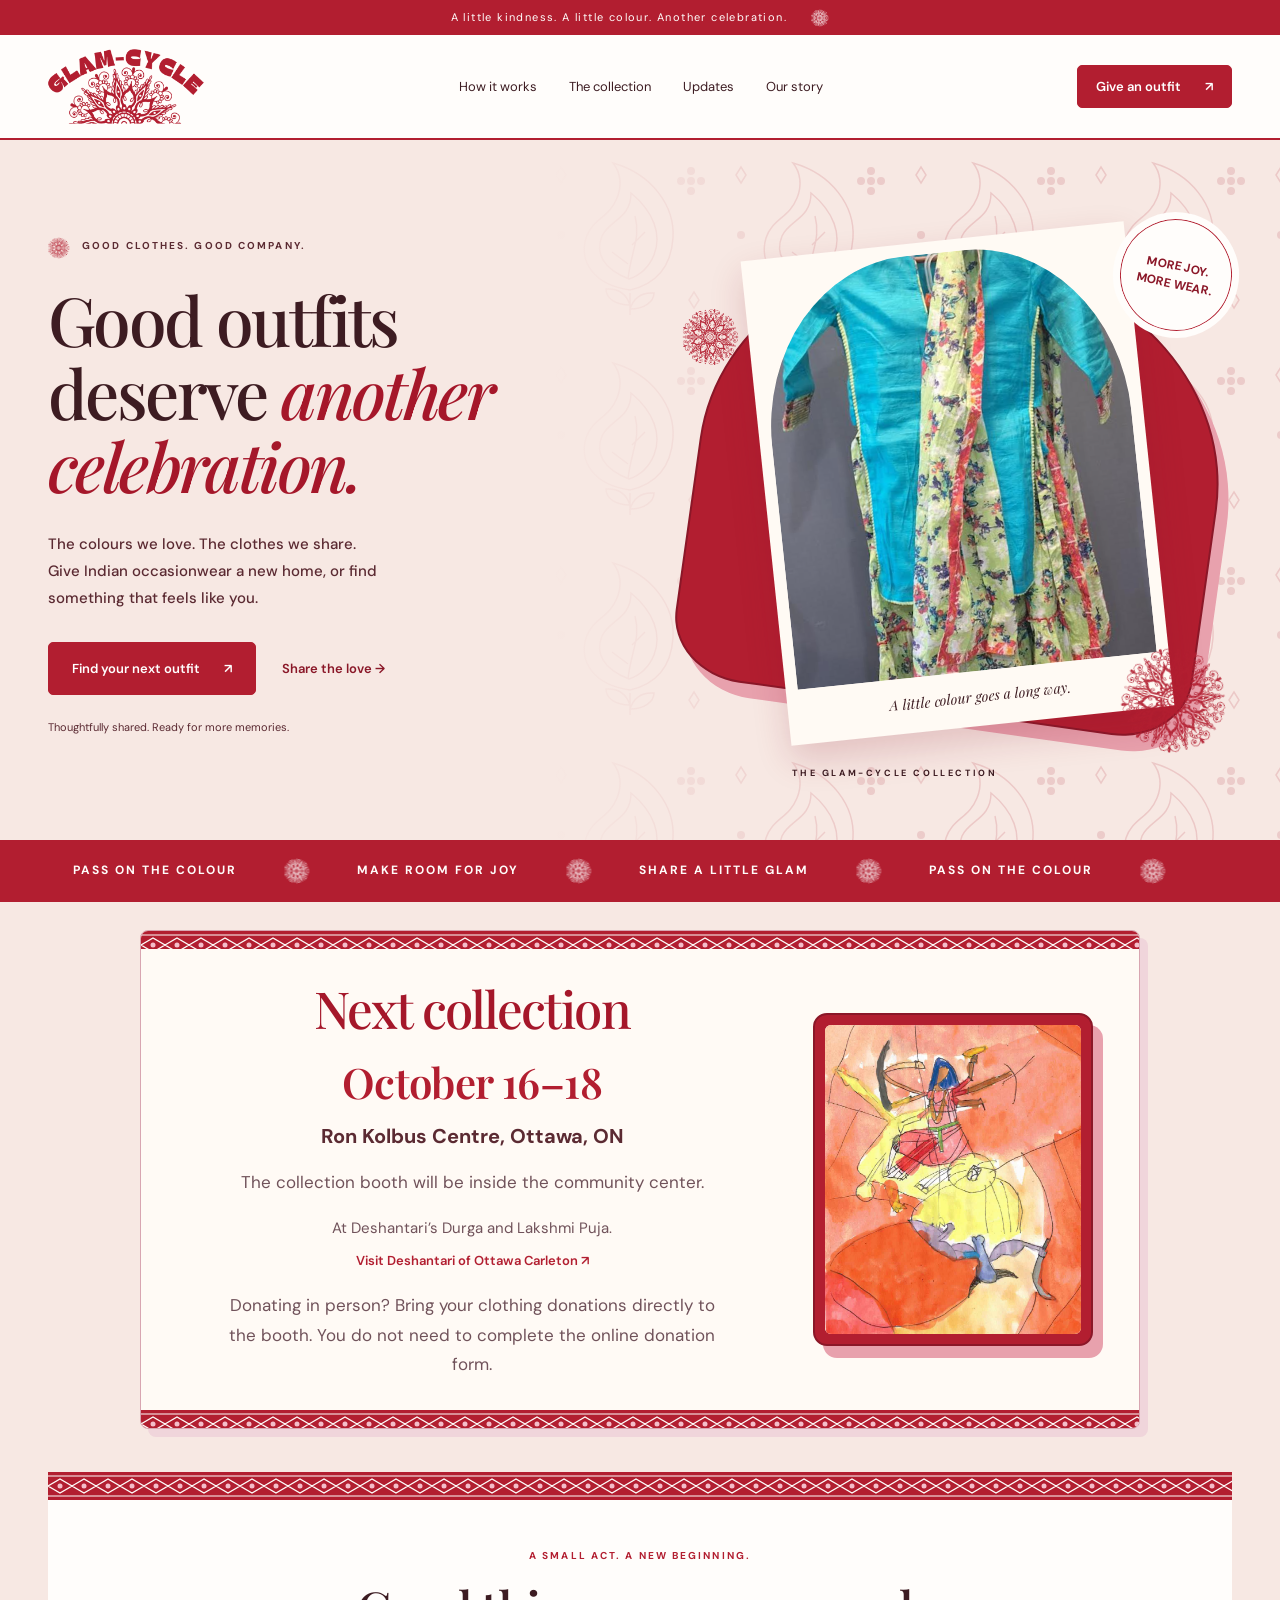
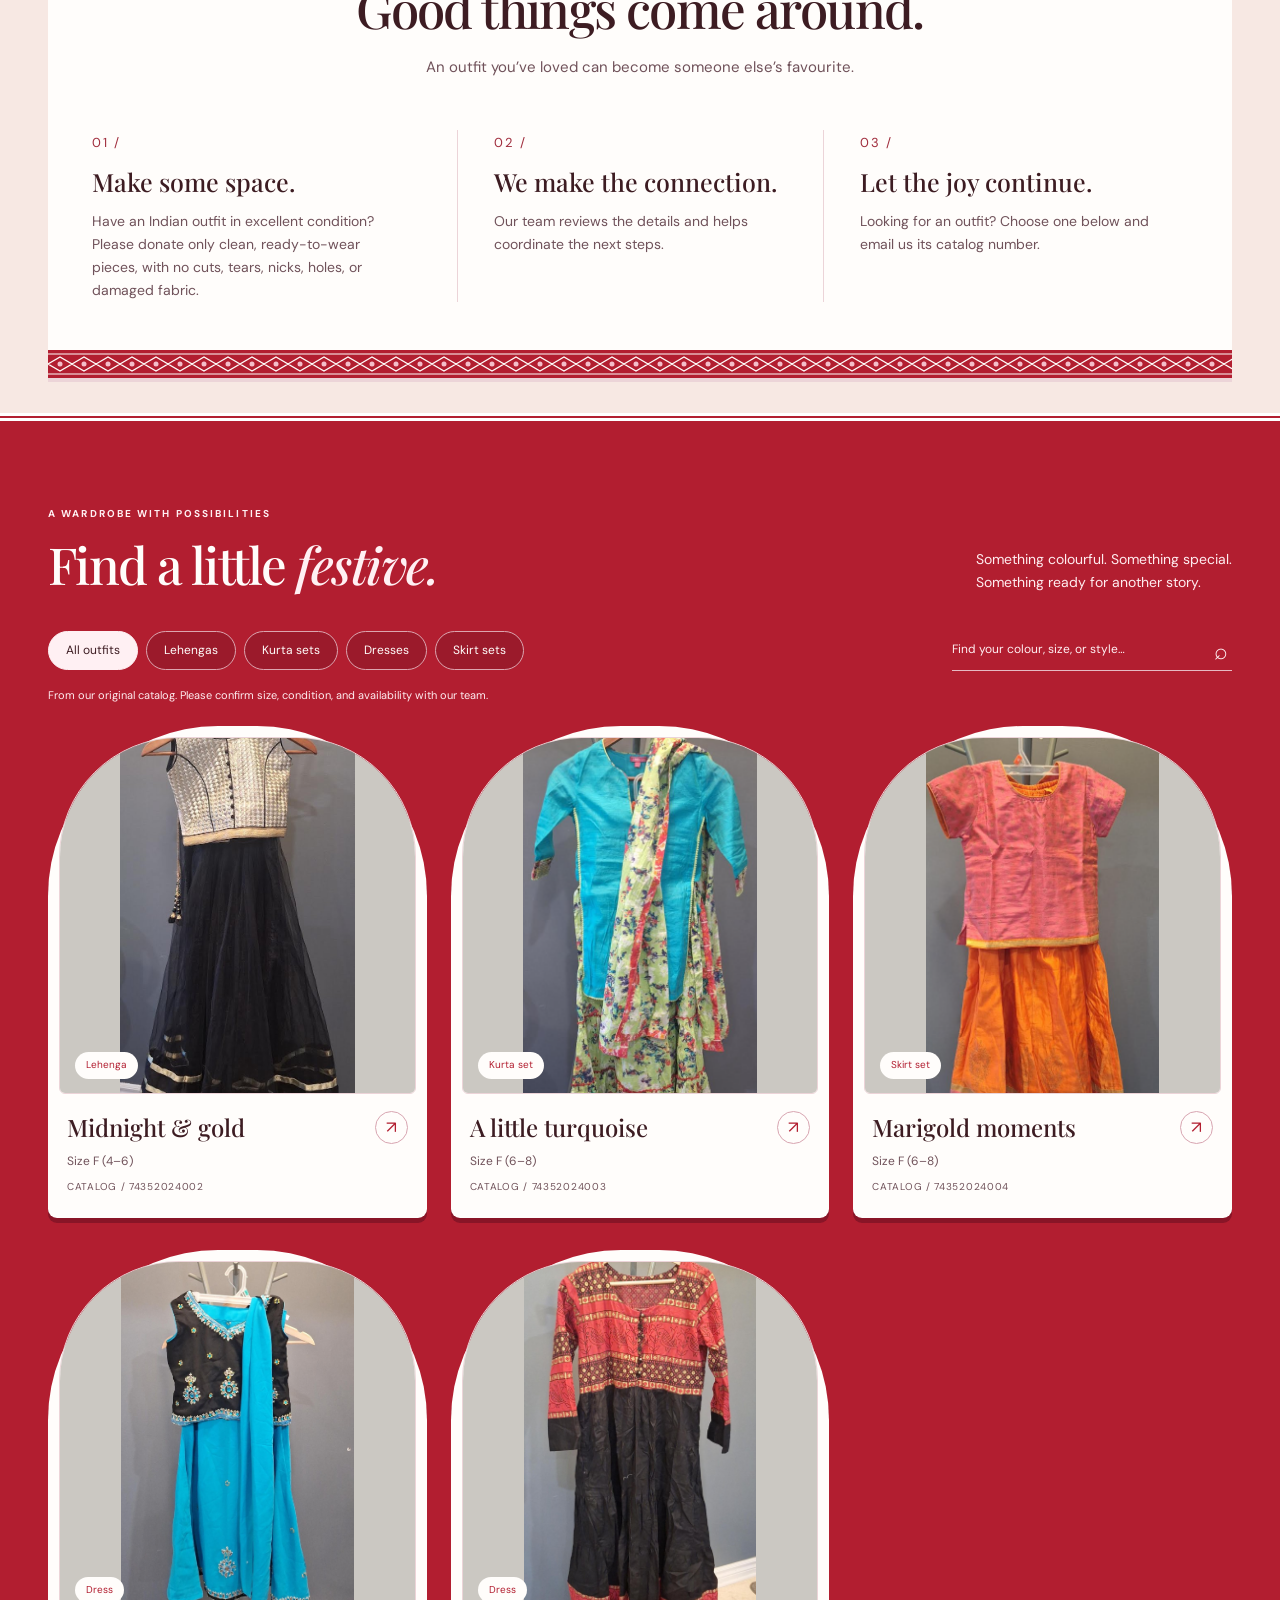
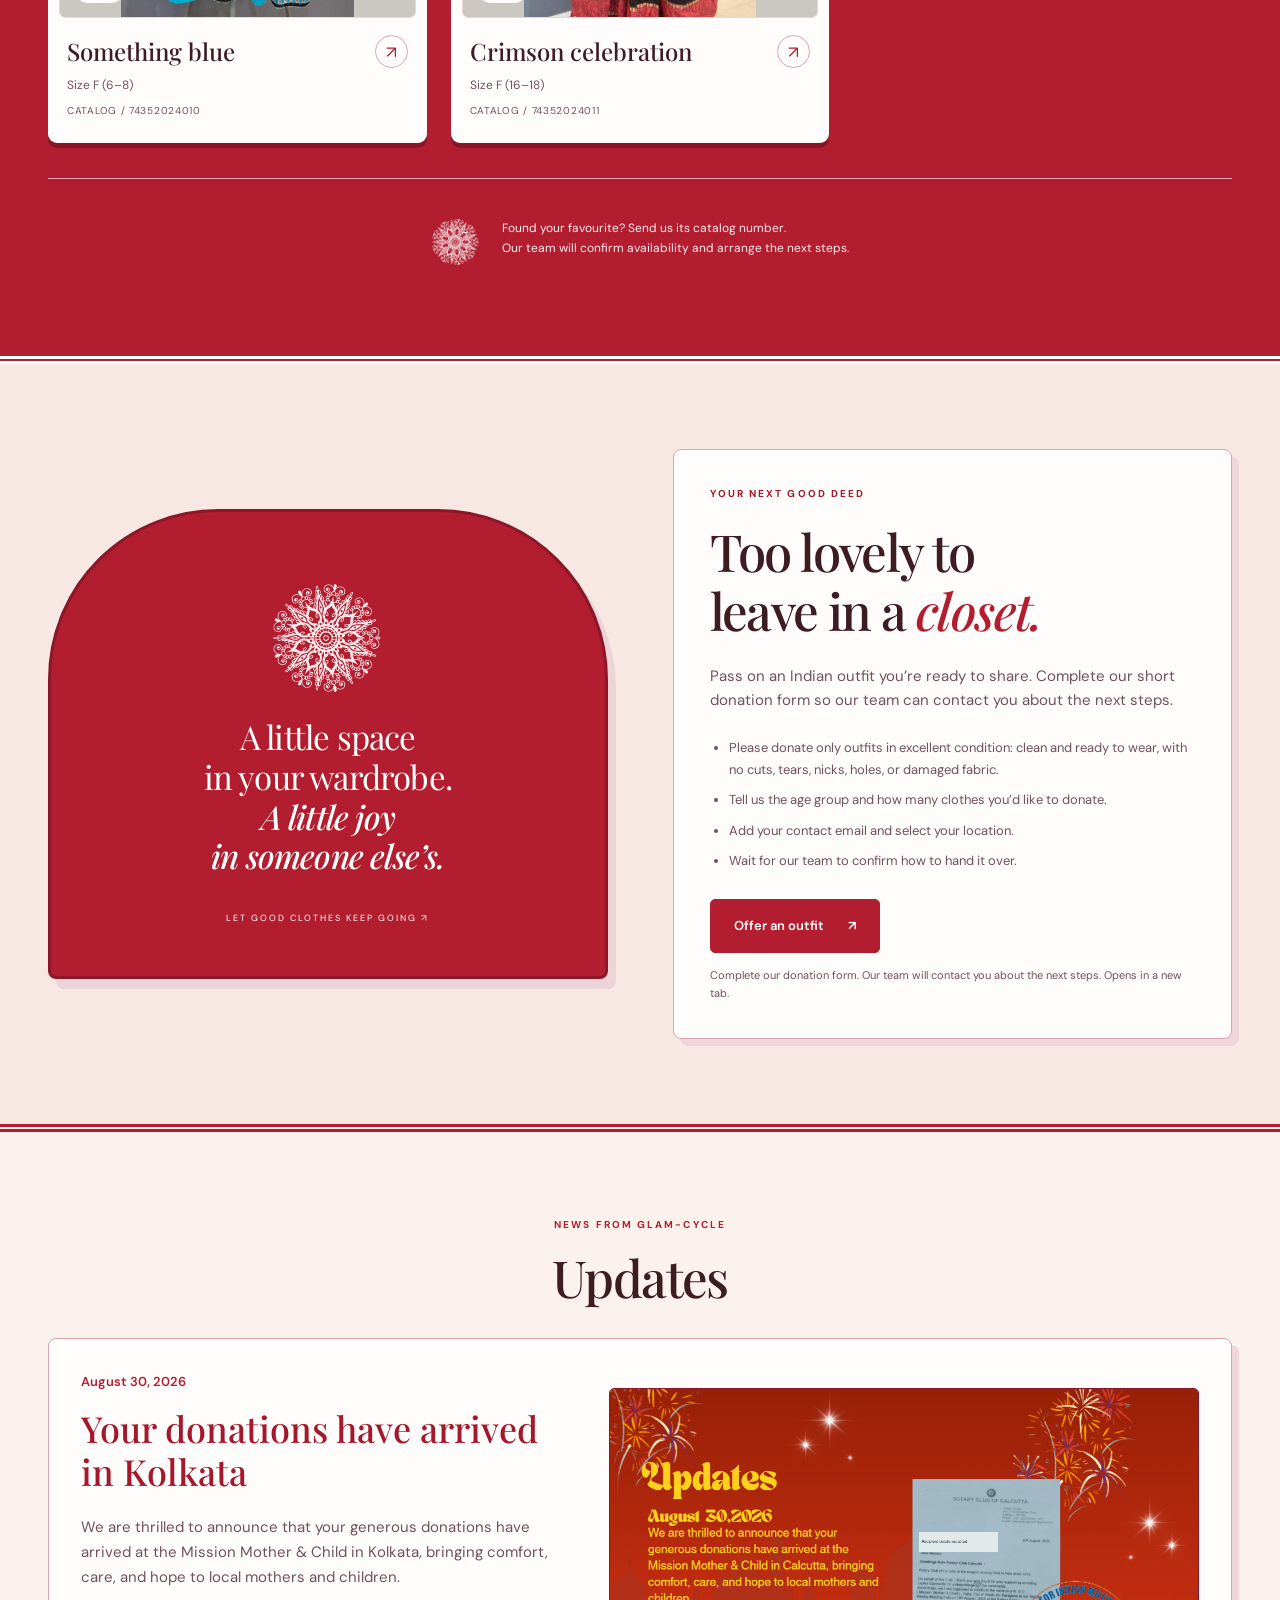
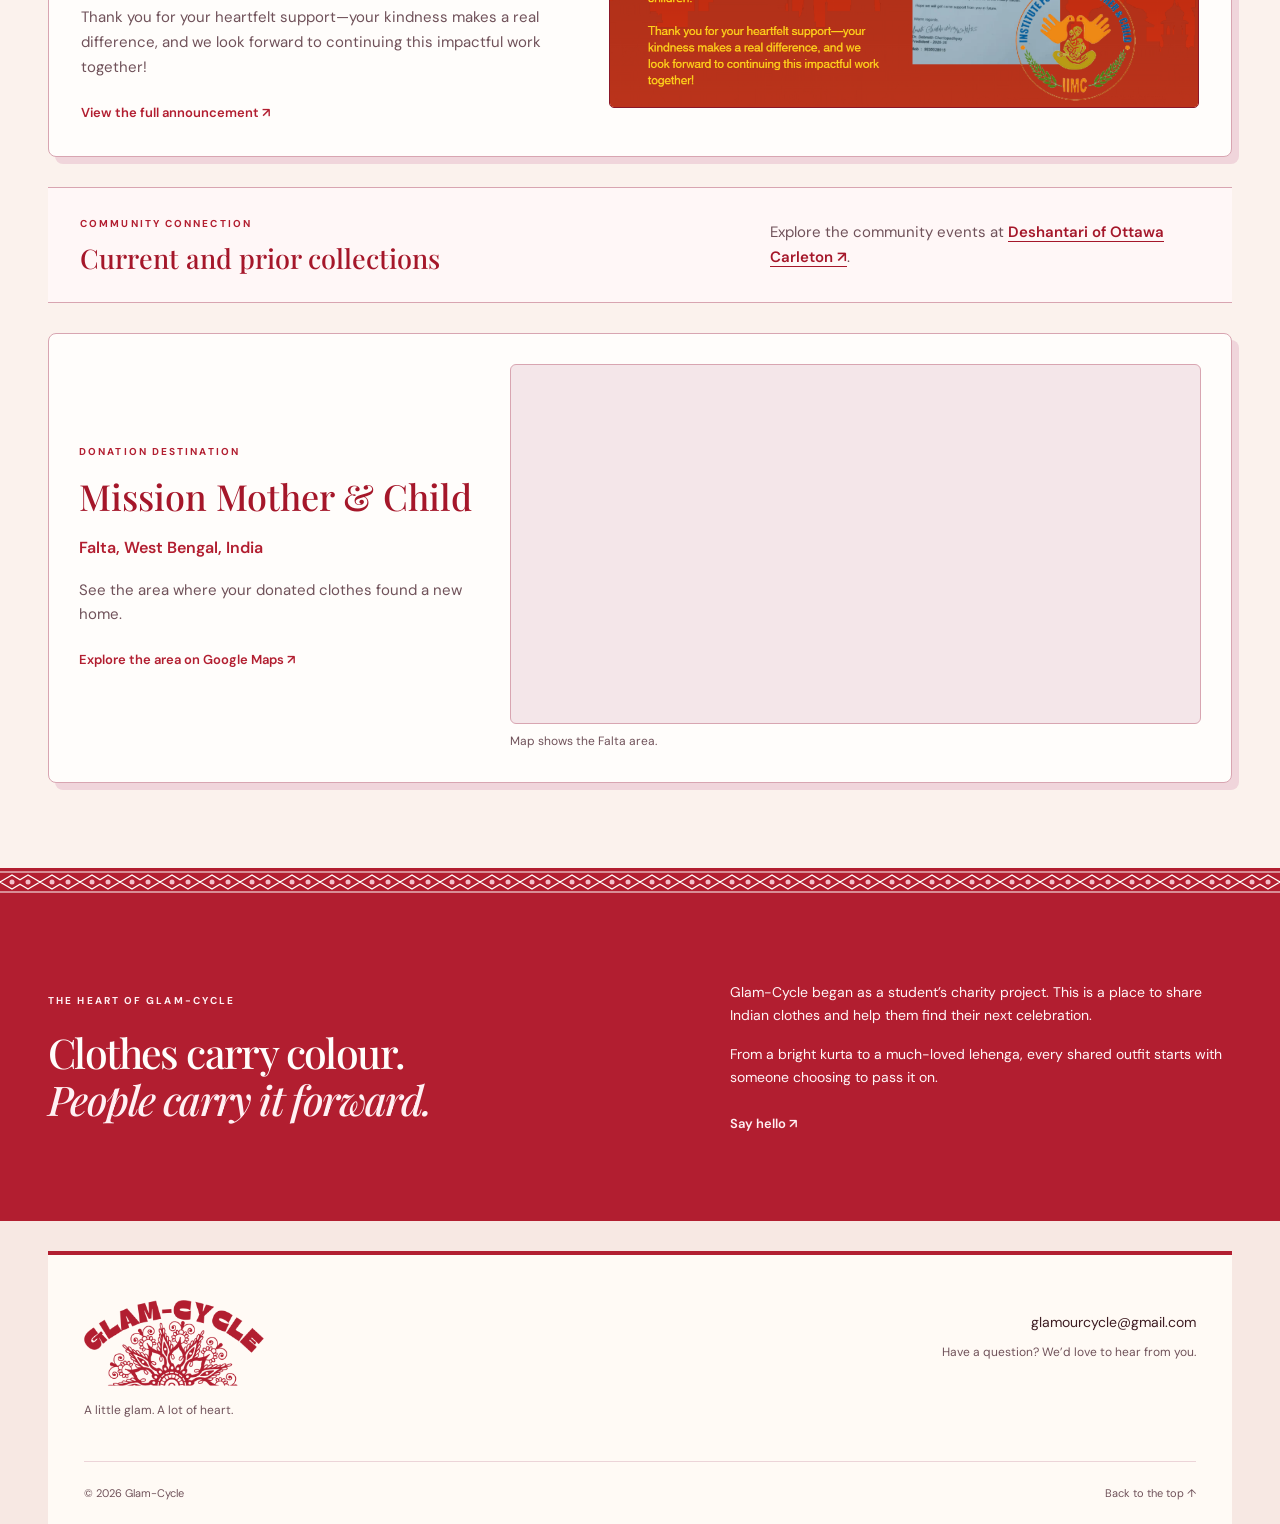
<file: index.html>
<!doctype html>
<html lang="en">
<head>
<meta charset="utf-8"><meta name="viewport" content="width=device-width,initial-scale=1">
<meta name="theme-color" content="#b21e30">
<meta name="description" content="Give Indian occasionwear another celebration. Explore donated outfits and share clothes through Glam-Cycle.">
<title>Glam-Cycle · Another reason to celebrate</title>
<link rel="icon" type="image/png" sizes="180x180" href="assets/favicon.png?v=red-white">
<link rel="icon" type="image/svg+xml" href="assets/favicon.svg?v=red-white">
<link rel="apple-touch-icon" sizes="180x180" href="assets/favicon.png?v=red-white">
<link rel="preload" href="assets/fonts/dm-sans.ttf" as="font" type="font/ttf" crossorigin>
<link rel="preload" href="assets/fonts/playfair-display.ttf" as="font" type="font/ttf" crossorigin>
<link rel="stylesheet" href="styles.css?v=d0b6ed46f2">
<script src="config.js" defer></script><script src="app.js" defer></script>
</head>
<body>
<a class="skip" href="#main">Skip to content</a>
<div class="announcement">A little kindness. A little colour. Another celebration. <span aria-hidden="true"><img class="brand-emblem" src="assets/glam-cycle-emblem.svg" alt="" width="412" height="412"></span></div>
<header class="header"><a href="#" class="brand" aria-label="Glam-Cycle home"><img class="brand-logo" src="assets/glam-cycle-logo.svg" alt="Glam-Cycle" width="549" height="262"></a><nav aria-label="Main navigation"><a href="#how">How it works</a><a href="#collection">The collection</a><a href="#updates">Updates</a><a href="#story">Our story</a></nav><a class="button button-small" href="#donate">Give an outfit <span aria-hidden="true">↗</span></a></header>
<main id="main">
<section class="hero wrap" aria-labelledby="hero-heading">
<div class="hero-copy"><p class="eyebrow"><span aria-hidden="true"><img class="brand-emblem" src="assets/glam-cycle-emblem.svg" alt="" width="412" height="412"></span> GOOD CLOTHES. GOOD COMPANY.</p><h1 id="hero-heading">Good outfits<br>deserve <em>another<br>celebration.</em></h1><p class="hero-description">The colours we love. The clothes we share.<br>Give Indian occasionwear a new home, or find something that feels like you.</p><div class="hero-actions"><a class="button" href="#collection">Find your next outfit <span aria-hidden="true">↗</span></a><a class="text-link" href="#donate">Share the love <span aria-hidden="true">→</span></a></div><p class="hero-footnote">Thoughtfully shared. Ready for more memories.</p></div>
<div class="hero-art"><div class="art-ring" aria-hidden="true"></div><div class="hero-tag">MORE JOY.<br>MORE WEAR.</div><figure class="hero-photo"><img src="assets/outfit-74352024003.jpg" alt="Turquoise Indian outfit with a colourful floral dupatta" width="700" height="1000" fetchpriority="high"><figcaption>A little colour goes a long way.</figcaption></figure><div class="flower flower-one" aria-hidden="true"><img class="brand-emblem" src="assets/glam-cycle-emblem.svg" alt="" width="412" height="412"></div><div class="flower flower-two" aria-hidden="true"><img class="brand-emblem" src="assets/glam-cycle-emblem.svg" alt="" width="412" height="412"></div><span class="art-label">THE GLAM-CYCLE COLLECTION</span></div>
</section>
<div class="ribbon" aria-hidden="true"><div>PASS ON THE COLOUR <span><img class="brand-emblem" src="assets/glam-cycle-emblem.svg" alt="" width="412" height="412"></span> MAKE ROOM FOR JOY <span><img class="brand-emblem" src="assets/glam-cycle-emblem.svg" alt="" width="412" height="412"></span> SHARE A LITTLE GLAM <span><img class="brand-emblem" src="assets/glam-cycle-emblem.svg" alt="" width="412" height="412"></span> PASS ON THE COLOUR <span><img class="brand-emblem" src="assets/glam-cycle-emblem.svg" alt="" width="412" height="412"></span></div></div>
<!-- Begin next-collection event block. After the event, delete this section, the matching CSS block in styles.css, and assets/durga-original-crop.png. -->
<section class="next-collection wrap section" id="next-collection" aria-labelledby="next-collection-heading">
<div class="next-collection-panel">
<div class="next-collection-copy">
<h2 id="next-collection-heading">Next collection</h2>
<p class="next-collection-date">October 16–18</p>
<p class="next-collection-place">Ron Kolbus Centre, Ottawa, ON</p>
<p>The collection booth will be inside the community center.</p>
<p class="next-collection-host">At Deshantari’s Durga and Lakshmi Puja.<br><a class="text-link" href="https://www.deshantari.org/" target="_blank" rel="noopener noreferrer">Visit Deshantari of Ottawa Carleton <span aria-hidden="true">↗</span><span class="sr-only"> (opens in a new tab)</span></a></p>
<p>Donating in person? Bring your clothing donations directly to the booth. You do not need to complete the online donation form.</p>
</div>
<figure class="next-collection-art">
<img src="assets/durga-original-crop.png" width="890" height="1075" alt="Colourful ink-and-watercolour drawing of Durga with her lion and a buffalo figure, against an orange and coral background.">
</figure>
</div>
</section>
<!-- End next-collection event block -->
<section class="how wrap section" id="how"><div class="section-heading"><p class="eyebrow">A SMALL ACT. A NEW BEGINNING.</p><h2>Good things come around.</h2><p>An outfit you’ve loved can become someone else’s favourite.</p></div><div class="steps"><article><span class="step-number">01 /</span><h3>Make some space.</h3><p>Have an Indian outfit in excellent condition? Please donate only clean, ready-to-wear pieces, with no cuts, tears, nicks, holes, or damaged fabric.</p></article><article><span class="step-number">02 /</span><h3>We make the connection.</h3><p>Our team reviews the details and helps coordinate the next steps.</p></article><article><span class="step-number">03 /</span><h3>Let the joy continue.</h3><p>Looking for an outfit? Choose one below and email us its catalog number.</p></article></div></section>
<section class="collection section" id="collection"><div class="wrap"><div class="collection-heading"><div><p class="eyebrow">A WARDROBE WITH POSSIBILITIES</p><h2>Find a little <em>festive.</em></h2></div><p>Something colourful. Something special.<br>Something ready for another story.</p></div><div class="catalog-toolbar"><div class="filters" role="group" aria-label="Filter outfits by category"><button type="button" class="filter active" data-category="All" aria-pressed="true">All outfits</button><button type="button" class="filter" data-category="Lehenga" aria-pressed="false">Lehengas</button><button type="button" class="filter" data-category="Kurta set" aria-pressed="false">Kurta sets</button><button type="button" class="filter" data-category="Dress" aria-pressed="false">Dresses</button><button type="button" class="filter" data-category="Skirt set" aria-pressed="false">Skirt sets</button></div><label class="search"><span class="sr-only">Search outfits, sizes, or catalog numbers</span><input id="search" type="search" placeholder="Find your colour, size, or style…"><span aria-hidden="true">⌕</span></label></div><p id="catalog-note" class="catalog-note">From our original catalog. Please confirm size, condition, and availability with our team.</p><p class="sr-only" id="results-count" role="status" aria-live="polite"></p><div class="outfit-grid" id="outfit-grid"><p>Loading the collection…</p></div><noscript><p>Enable JavaScript to browse the collection, or <a href="https://www.glamourcycle.com/receive">view the original catalog</a>.</p></noscript><div class="collection-footer"><span aria-hidden="true"><img class="brand-emblem" src="assets/glam-cycle-emblem.svg" alt="" width="412" height="412"></span><p>Found your favourite? Send us its catalog number.<br>Our team will confirm availability and arrange the next steps.</p></div></div></section>
<section class="donate wrap section" id="donate"><div class="donate-art" aria-hidden="true"><div class="petal"><img class="brand-emblem" src="assets/glam-cycle-emblem.svg" alt="" width="412" height="412"></div><p>A little space<br>in your wardrobe.<br><em>A little joy<br>in someone else’s.</em></p><span>LET GOOD CLOTHES KEEP GOING ↗</span></div><div class="donate-copy"><p class="eyebrow">YOUR NEXT GOOD DEED</p><h2>Too lovely to<br>leave in a <em>closet.</em></h2><p>Pass on an Indian outfit you’re ready to share. Complete our short donation form so our team can contact you about the next steps.</p><ul class="donate-list"><li>Please donate only outfits in excellent condition: clean and ready to wear, with no cuts, tears, nicks, holes, or damaged fabric.</li><li>Tell us the age group and how many clothes you’d like to donate.</li><li>Add your contact email and select your location.</li><li>Wait for our team to confirm how to hand it over.</li></ul><a id="donate-link" class="button" href="https://docs.google.com/forms/d/e/1FAIpQLScFDdH6EHXGB9z_9jPnfvEMQGiypii4UZYgQSL2YNX6zsxwdA/viewform" target="_blank" rel="noopener noreferrer">Offer an outfit <span aria-hidden="true">↗</span></a><p class="small" id="donate-help">Complete our donation form. Opens in a new tab.</p></div></section>
<section class="updates section" id="updates" aria-labelledby="updates-heading">
<div class="wrap">
<div class="section-heading"><p class="eyebrow">NEWS FROM GLAM-CYCLE</p><h2 id="updates-heading">Updates</h2></div>
<article class="update-card" aria-labelledby="update-arrival-title">
<div class="update-copy">
<p class="update-date"><time datetime="2026-08-30">August 30, 2026</time></p>
<h3 id="update-arrival-title">Your donations have arrived in Kolkata</h3>
<p>We are thrilled to announce that your generous donations have arrived at the Mission Mother &amp; Child in Kolkata, bringing comfort, care, and hope to local mothers and children.</p>
<p>Thank you for your heartfelt support—your kindness makes a real difference, and we look forward to continuing this impactful work together!</p>
<a class="text-link" href="assets/donation-update-2026-08-30-redacted.png" target="_blank" rel="noopener noreferrer">View the full announcement <span aria-hidden="true">↗</span><span class="sr-only"> (opens in a new tab)</span></a>
</div>
<figure class="update-image"><a href="assets/donation-update-2026-08-30-redacted.png" target="_blank" rel="noopener noreferrer" aria-label="Open the full donation announcement image in a new tab"><img src="assets/donation-update-2026-08-30-redacted.png" alt="Glam-Cycle donation update with a Rotary Club of Calcutta letter and the Institute for Indian Mother &amp; Child emblem." width="1038" height="562" loading="lazy"></a></figure>
</article>
<aside class="community-collections" aria-labelledby="community-collections-heading"><div><p class="eyebrow">COMMUNITY CONNECTION</p><h3 id="community-collections-heading">Current and prior collections</h3></div><p>Explore the community events at <a href="https://www.deshantari.org/" target="_blank" rel="noopener noreferrer">Deshantari of Ottawa Carleton <span aria-hidden="true">↗</span><span class="sr-only"> (opens in a new tab)</span></a>.</p></aside>
<article class="destination-card" aria-labelledby="destination-heading">
<div class="destination-copy">
<p class="eyebrow">DONATION DESTINATION</p>
<h3 id="destination-heading">Mission Mother &amp; Child</h3>
<p class="destination-place">Falta, West Bengal, India</p>
<p>See the area where your donated clothes found a new home.</p>
<a class="text-link" href="https://www.google.com/maps/search/?api=1&amp;query=Falta%2C%20West%20Bengal%2C%20India" target="_blank" rel="noopener noreferrer">Explore the area on Google Maps <span aria-hidden="true">↗</span><span class="sr-only"> (opens in a new tab)</span></a>
</div>
<figure class="destination-map">
<iframe title="Map of the Falta area in West Bengal, India" src="https://maps.google.com/maps?q=Falta%2C%20West%20Bengal%2C%20India&amp;z=12&amp;output=embed" width="720" height="400" loading="lazy" referrerpolicy="no-referrer-when-downgrade" allowfullscreen></iframe>
<figcaption>Map shows the Falta area.</figcaption>
</figure>
</article>
</div>
</section>
<section class="story section" id="story"><div class="wrap story-inner"><div><p class="eyebrow">THE HEART OF GLAM-CYCLE</p><h2>Clothes carry colour.<br><em>People carry it forward.</em></h2></div><div><p>Glam-Cycle began as a student’s charity project. This is a place to share Indian clothes and help them find their next celebration.</p><p>From a bright kurta to a much-loved lehenga, every shared outfit starts with someone choosing to pass it on.</p><a class="text-link contact-link" href="mailto:glamourcycle@gmail.com">Say hello <span aria-hidden="true">↗</span></a></div></div></section>
</main>
<footer class="footer wrap"><div><a class="brand" href="#main" aria-label="Glam-Cycle home"><img class="brand-logo" src="assets/glam-cycle-logo.svg" alt="Glam-Cycle" width="549" height="262" loading="lazy"></a><p>A little glam. A lot of heart.</p></div><div class="footer-contact"><a class="contact-link" href="mailto:glamourcycle@gmail.com">glamourcycle@gmail.com</a><p>Have a question? We’d love to hear from you.</p></div><div class="footer-bottom"><span>© <span id="year">2026</span> Glam-Cycle</span><a href="#main">Back to the top ↑</a></div></footer>
<dialog id="outfit-dialog" aria-labelledby="dialog-title"><button class="dialog-close" type="button" aria-label="Close outfit details">×</button><div class="dialog-body"><img id="dialog-image" src="assets/outfit-74352024003.jpg" alt=""><div class="dialog-copy"><p class="eyebrow" id="dialog-category"></p><h2 id="dialog-title"></h2><p id="dialog-size"></p><p id="dialog-description"></p><p class="catalog-id" id="dialog-id"></p><a id="request-link" class="button" href="mailto:glamourcycle@gmail.com">Request this outfit ↗</a><p class="small">This opens your email app. Our team will confirm availability before arranging a handover.</p><button id="copy-request" class="text-link" type="button">Copy request details</button><p class="small" id="copy-status" role="status"></p></div></div></dialog>
</body></html>
</file>
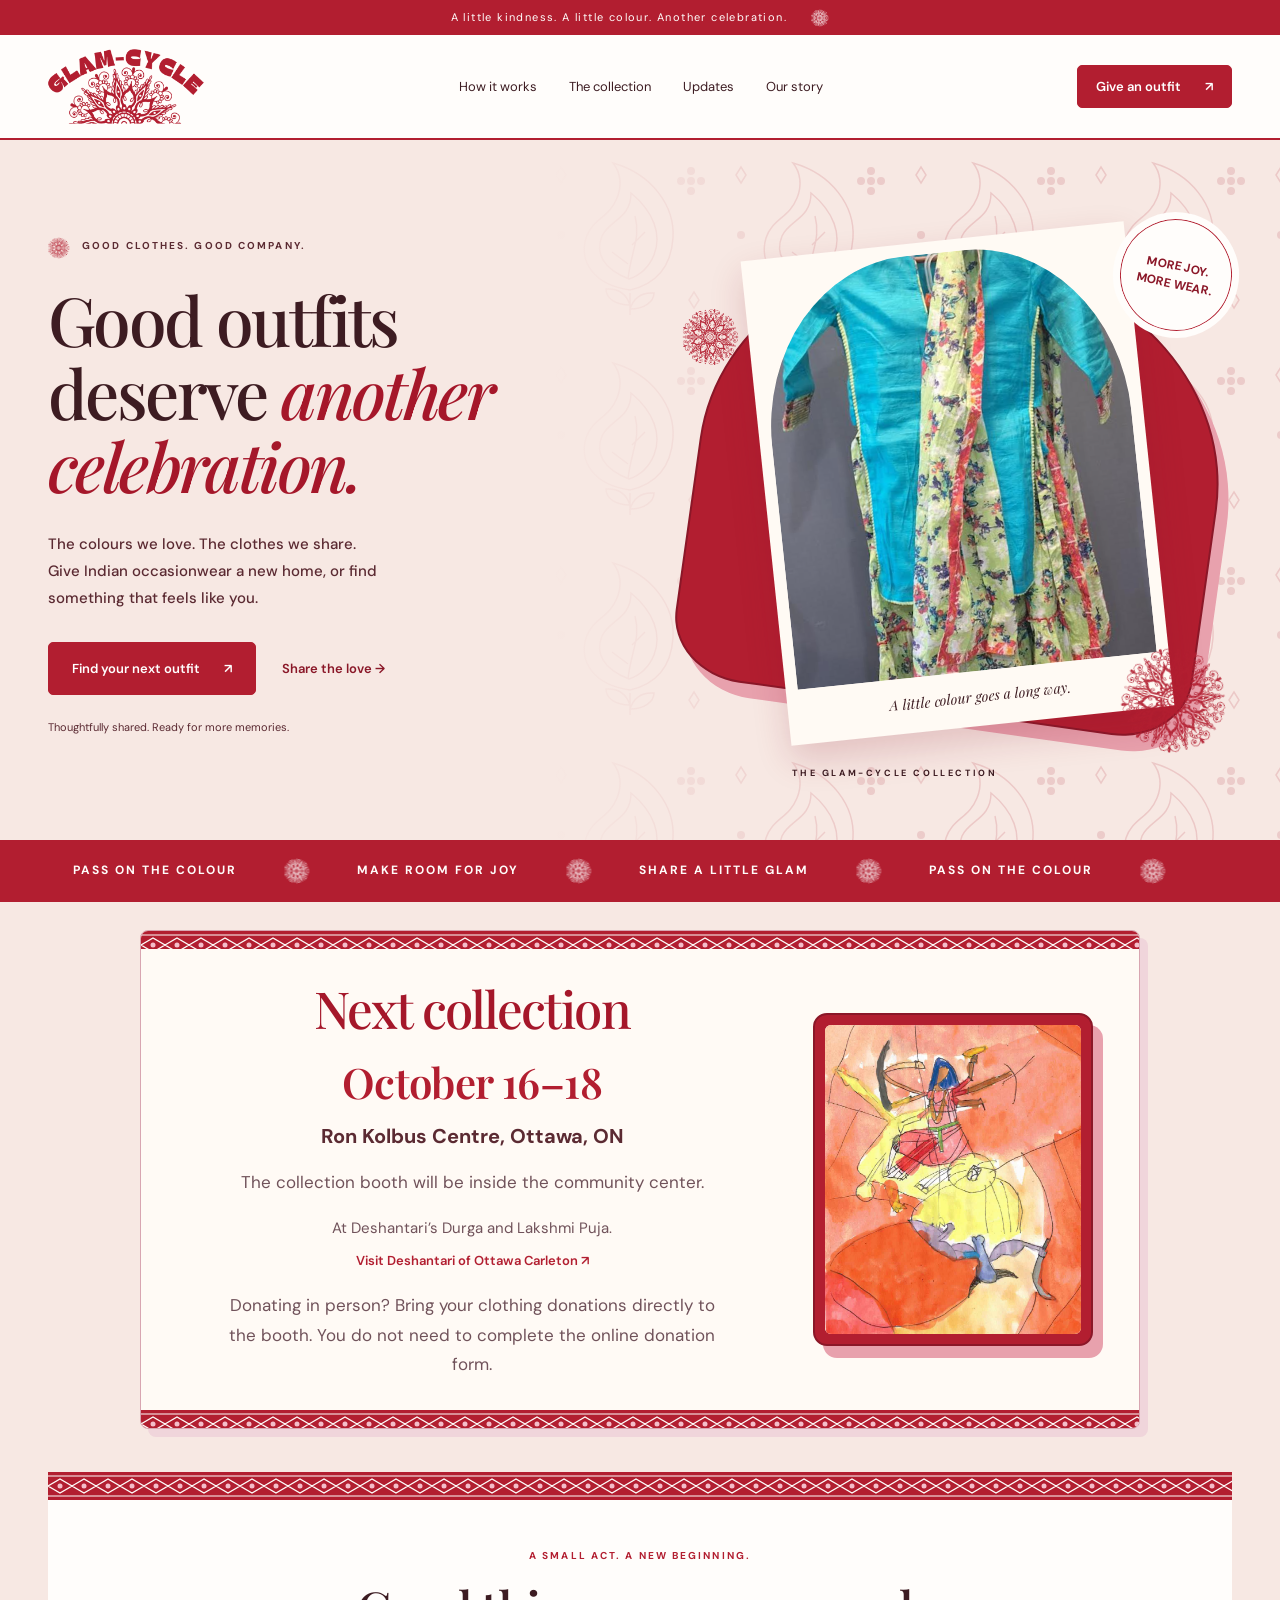
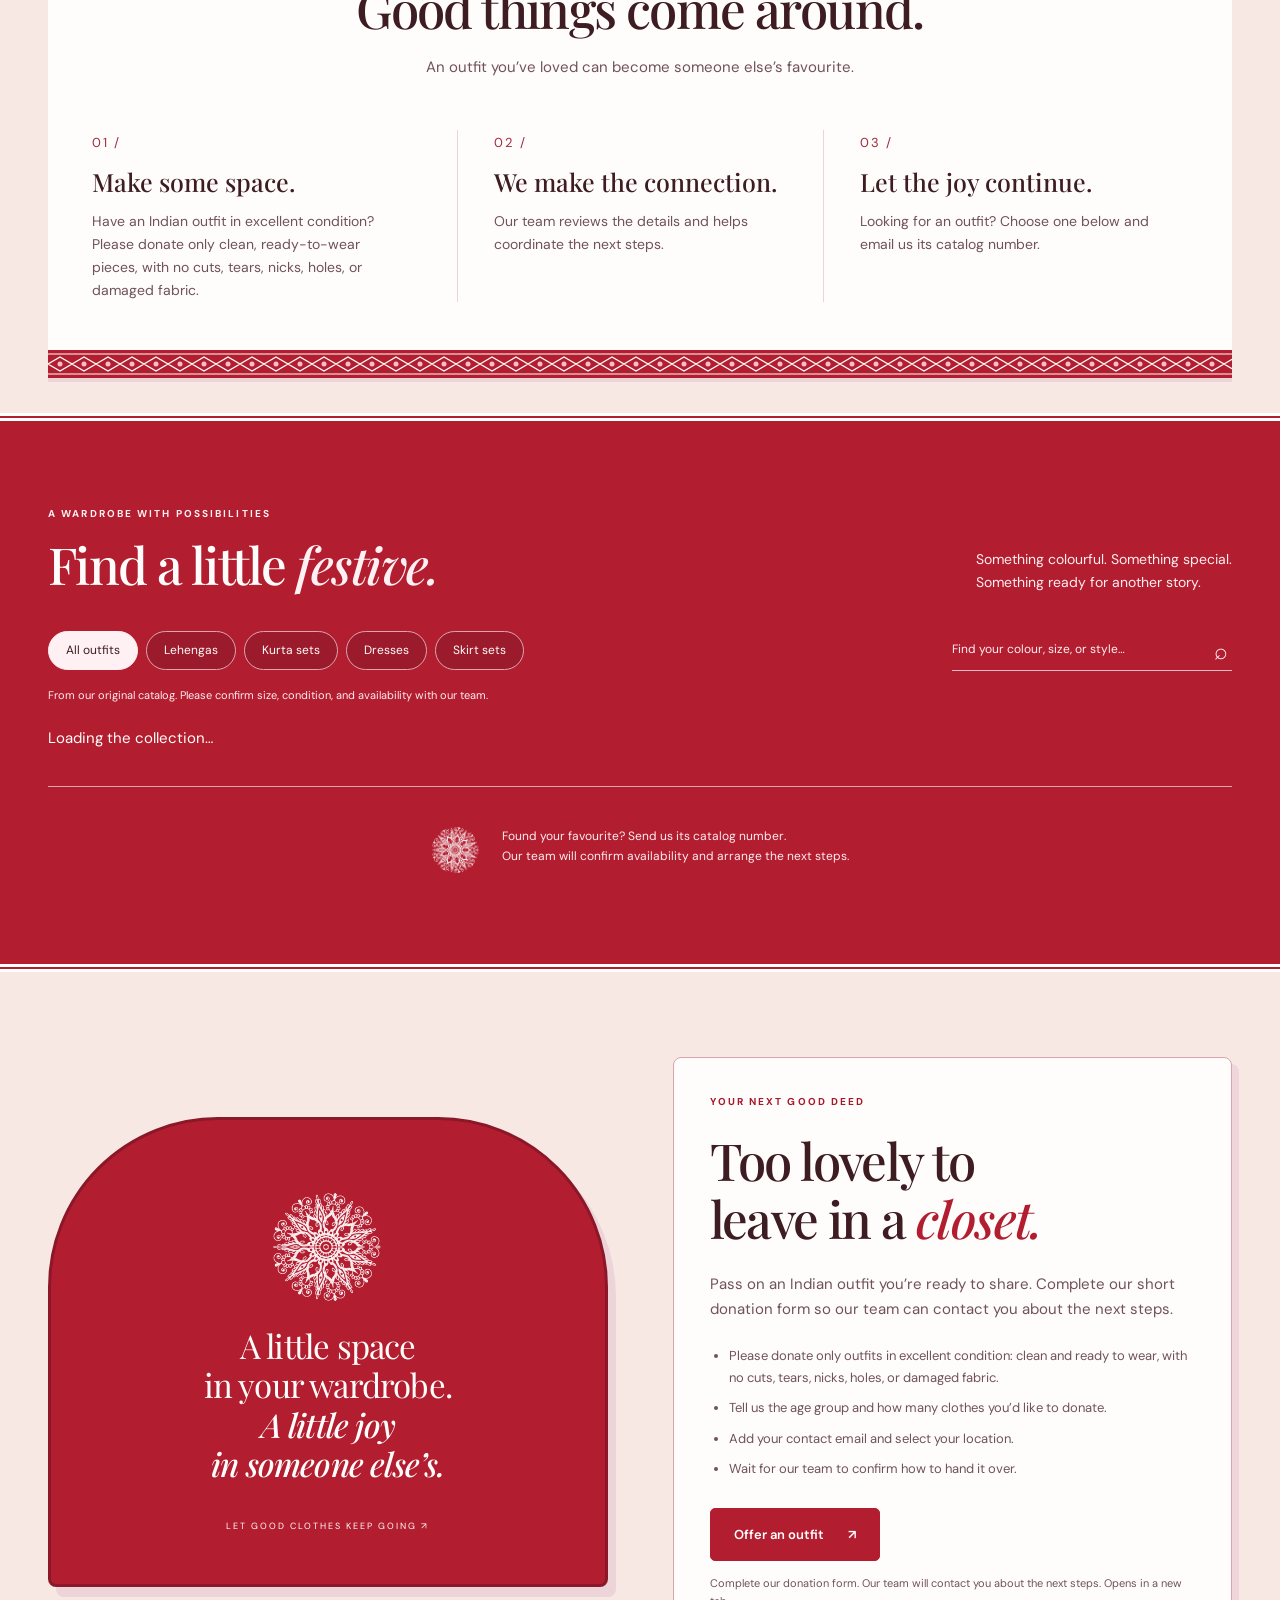
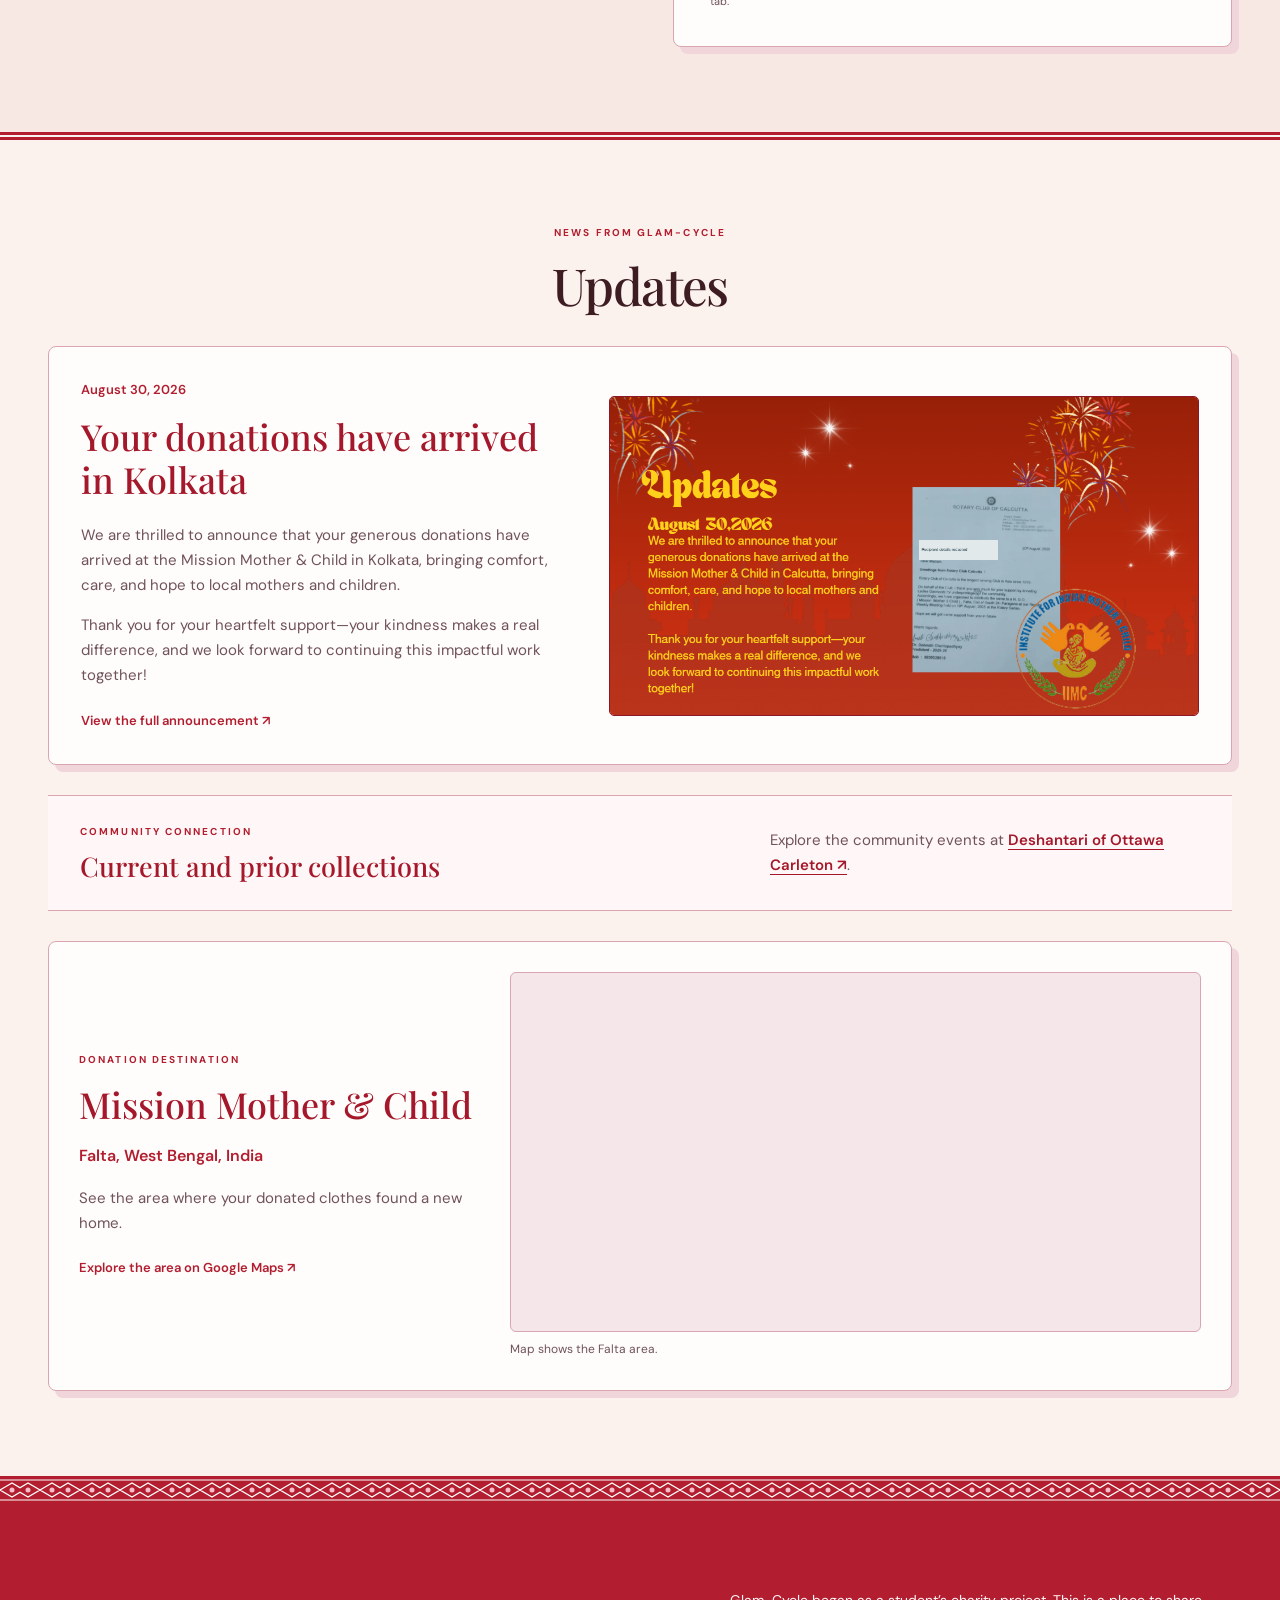
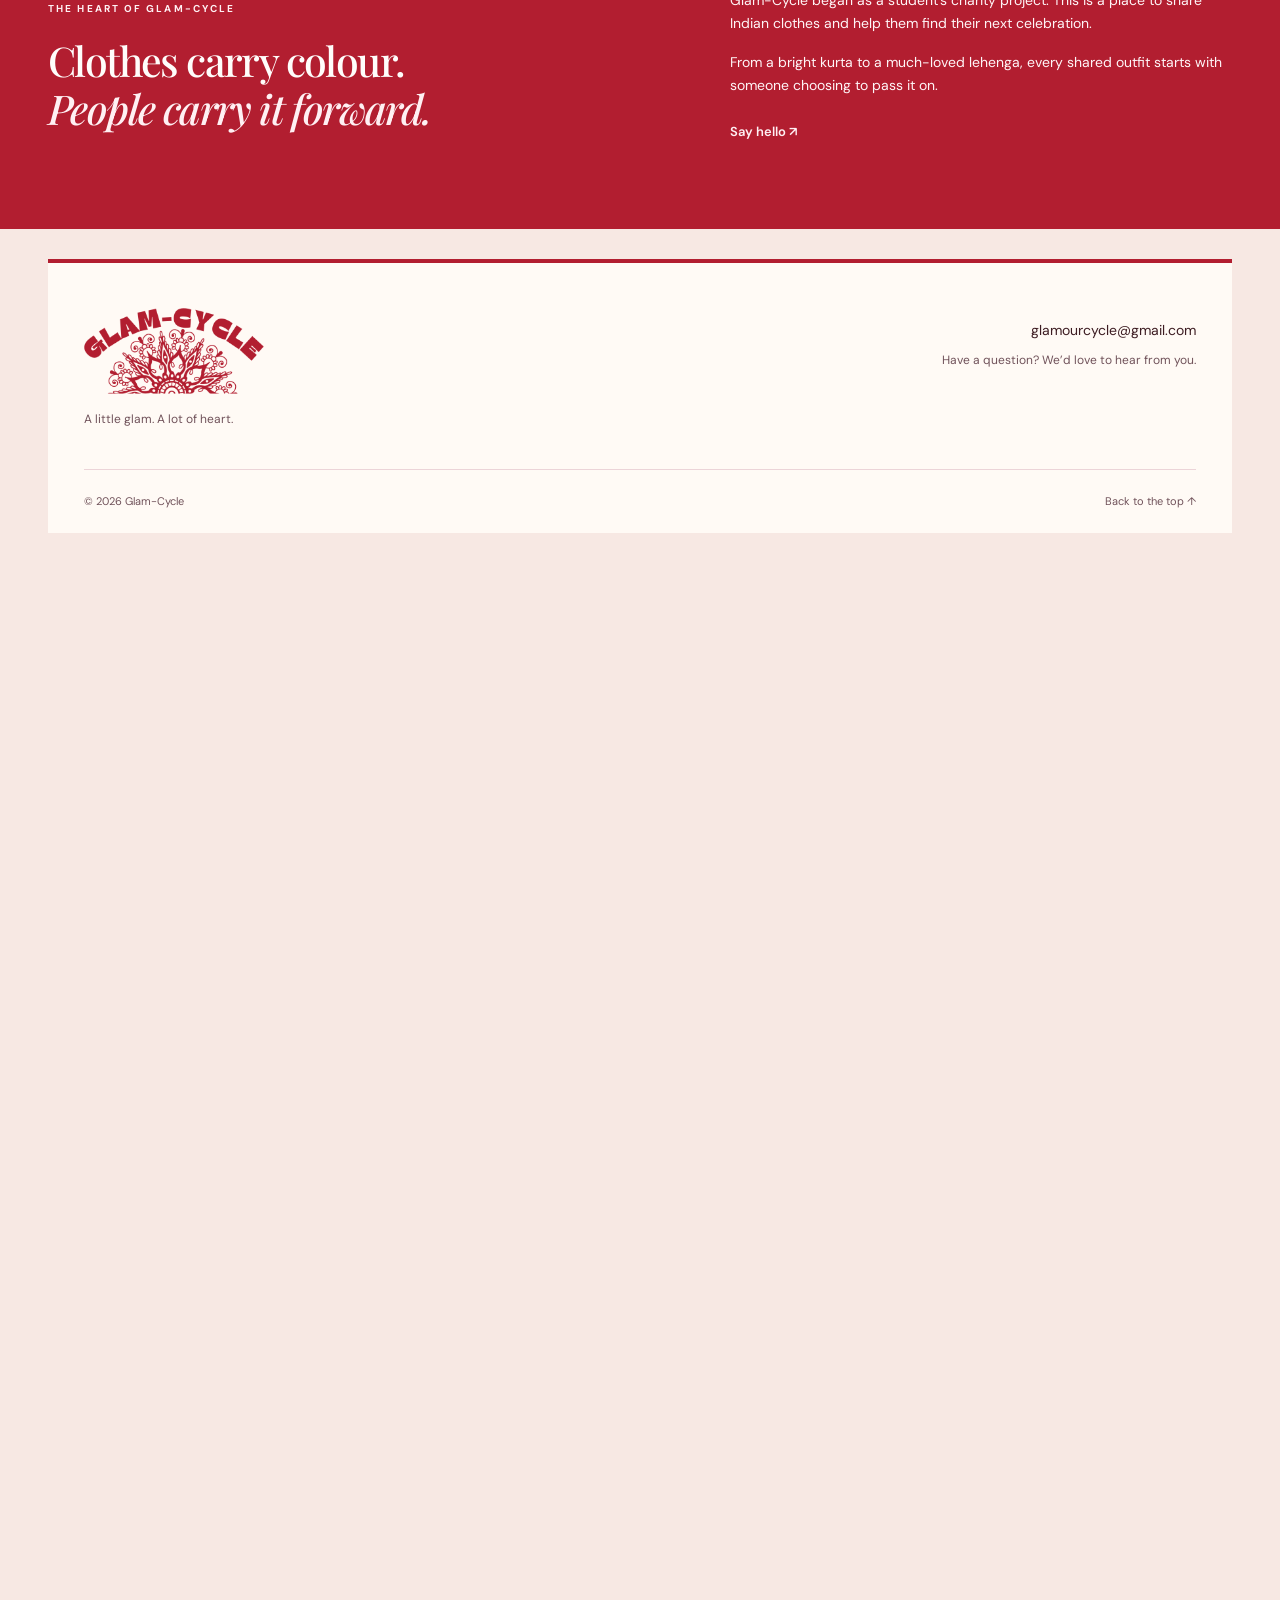
<file: donate/index.html>
<!doctype html>
<html lang="en">
<head>
<meta charset="utf-8">
<meta name="viewport" content="width=device-width,initial-scale=1">
<meta http-equiv="refresh" content="0; url=../#donate">
<link rel="canonical" href="https://www.glamourcycle.com/#donate">
<title>Glam-Cycle · Page moved</title>
</head>
<body><p>This page has moved. <a href="../#donate">Continue to Glam-Cycle</a>.</p></body>
</html>
</file>
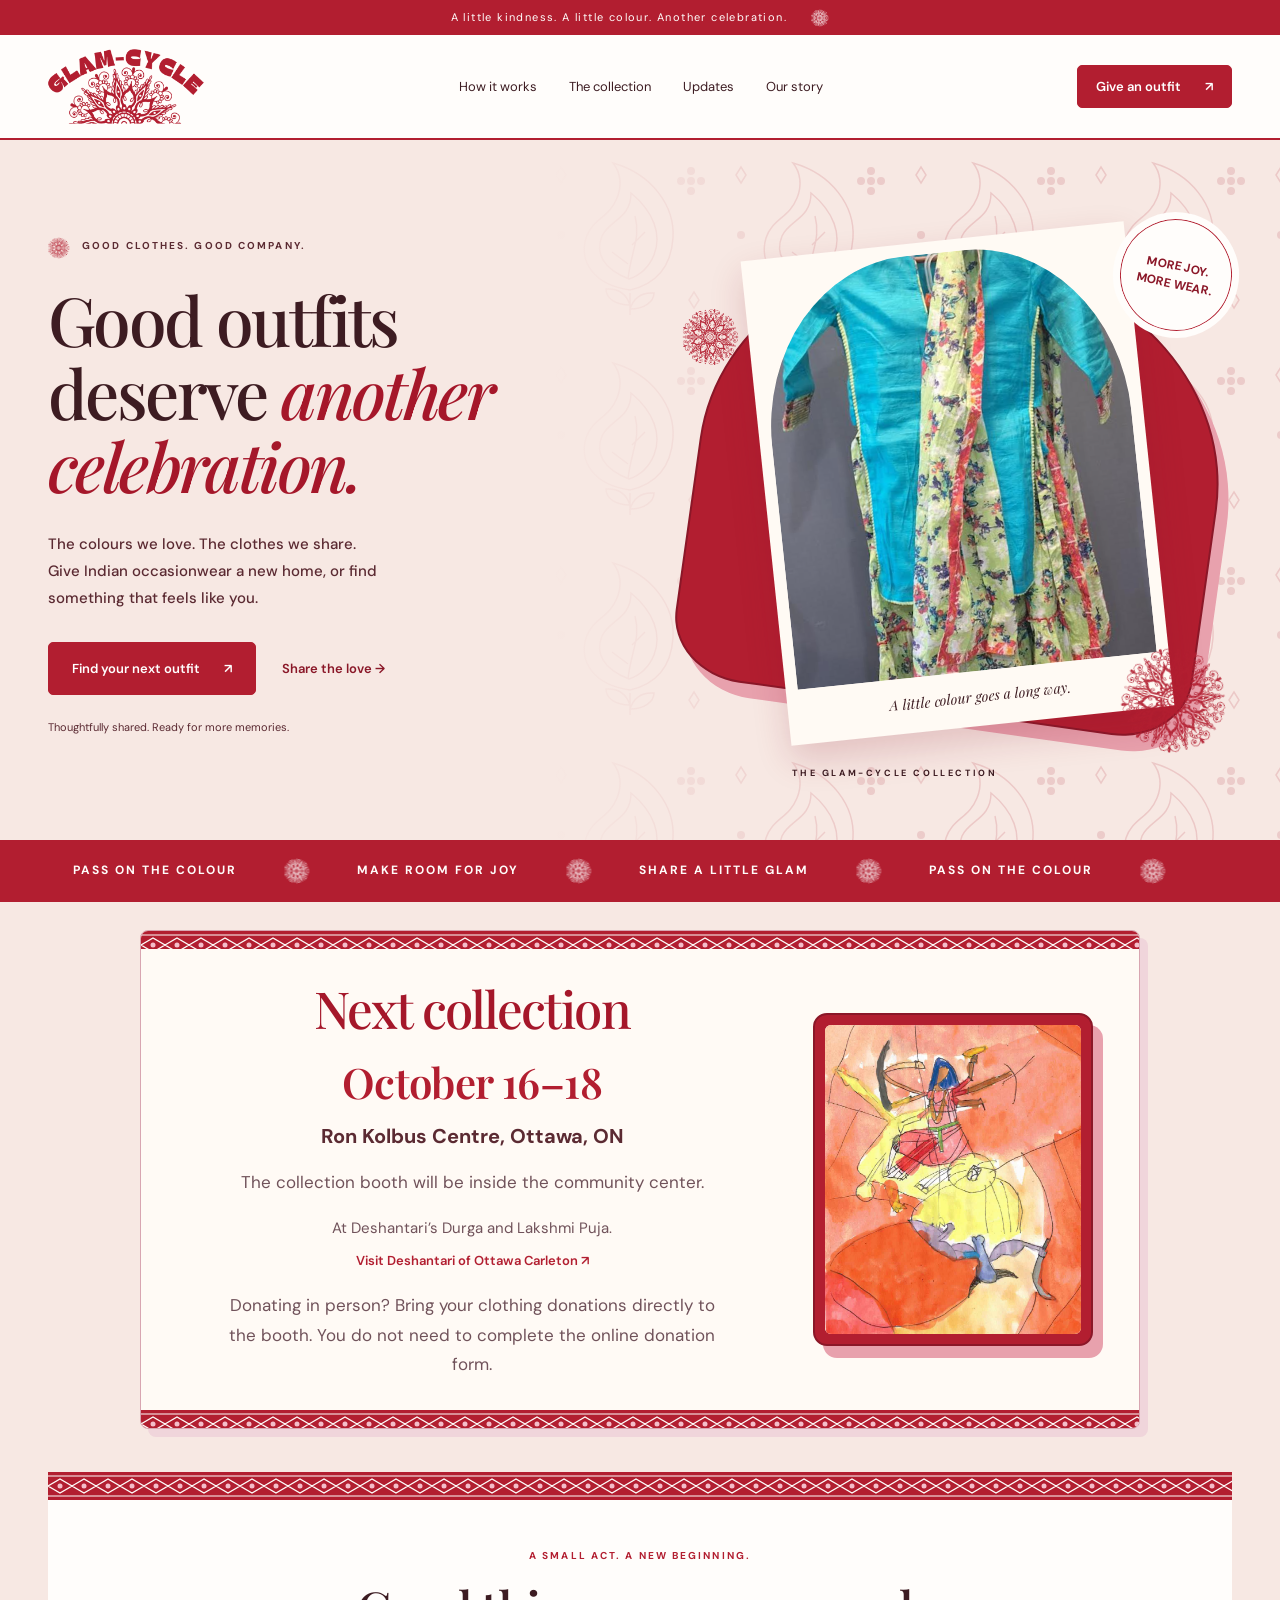
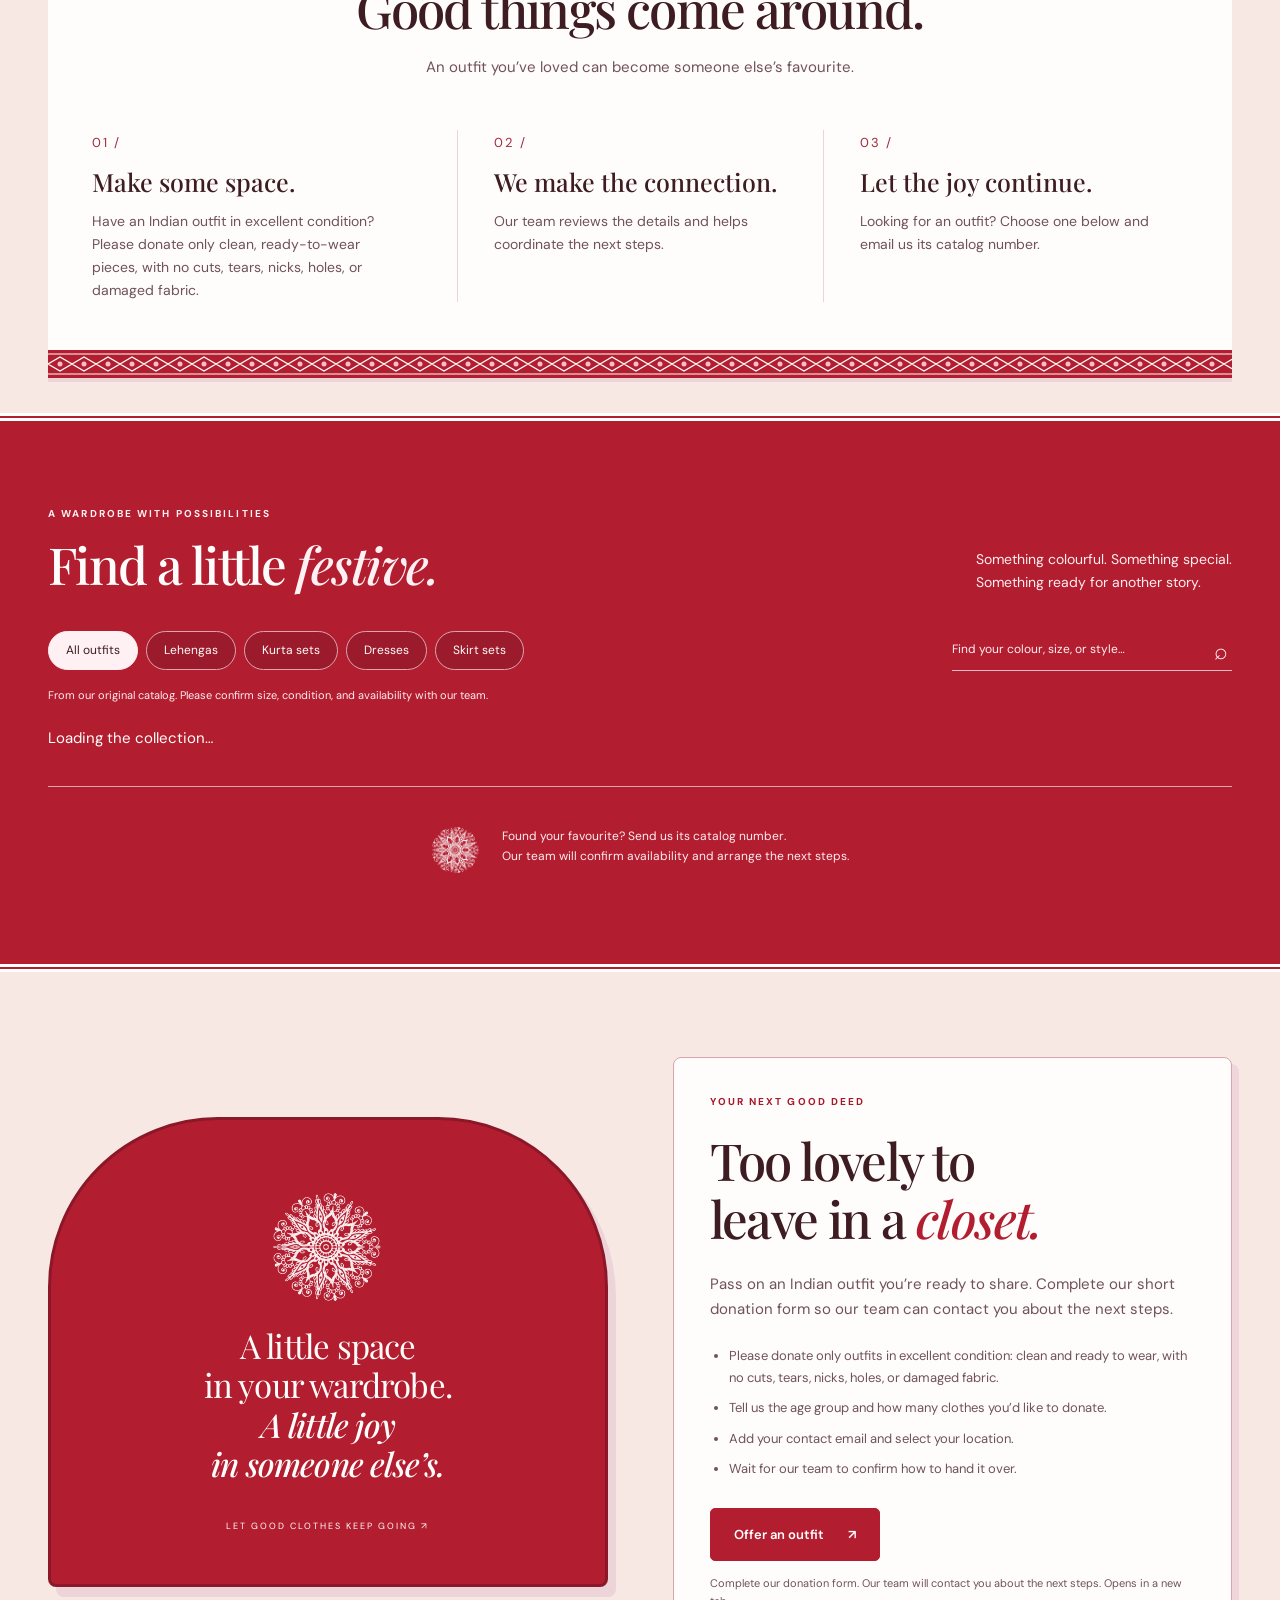
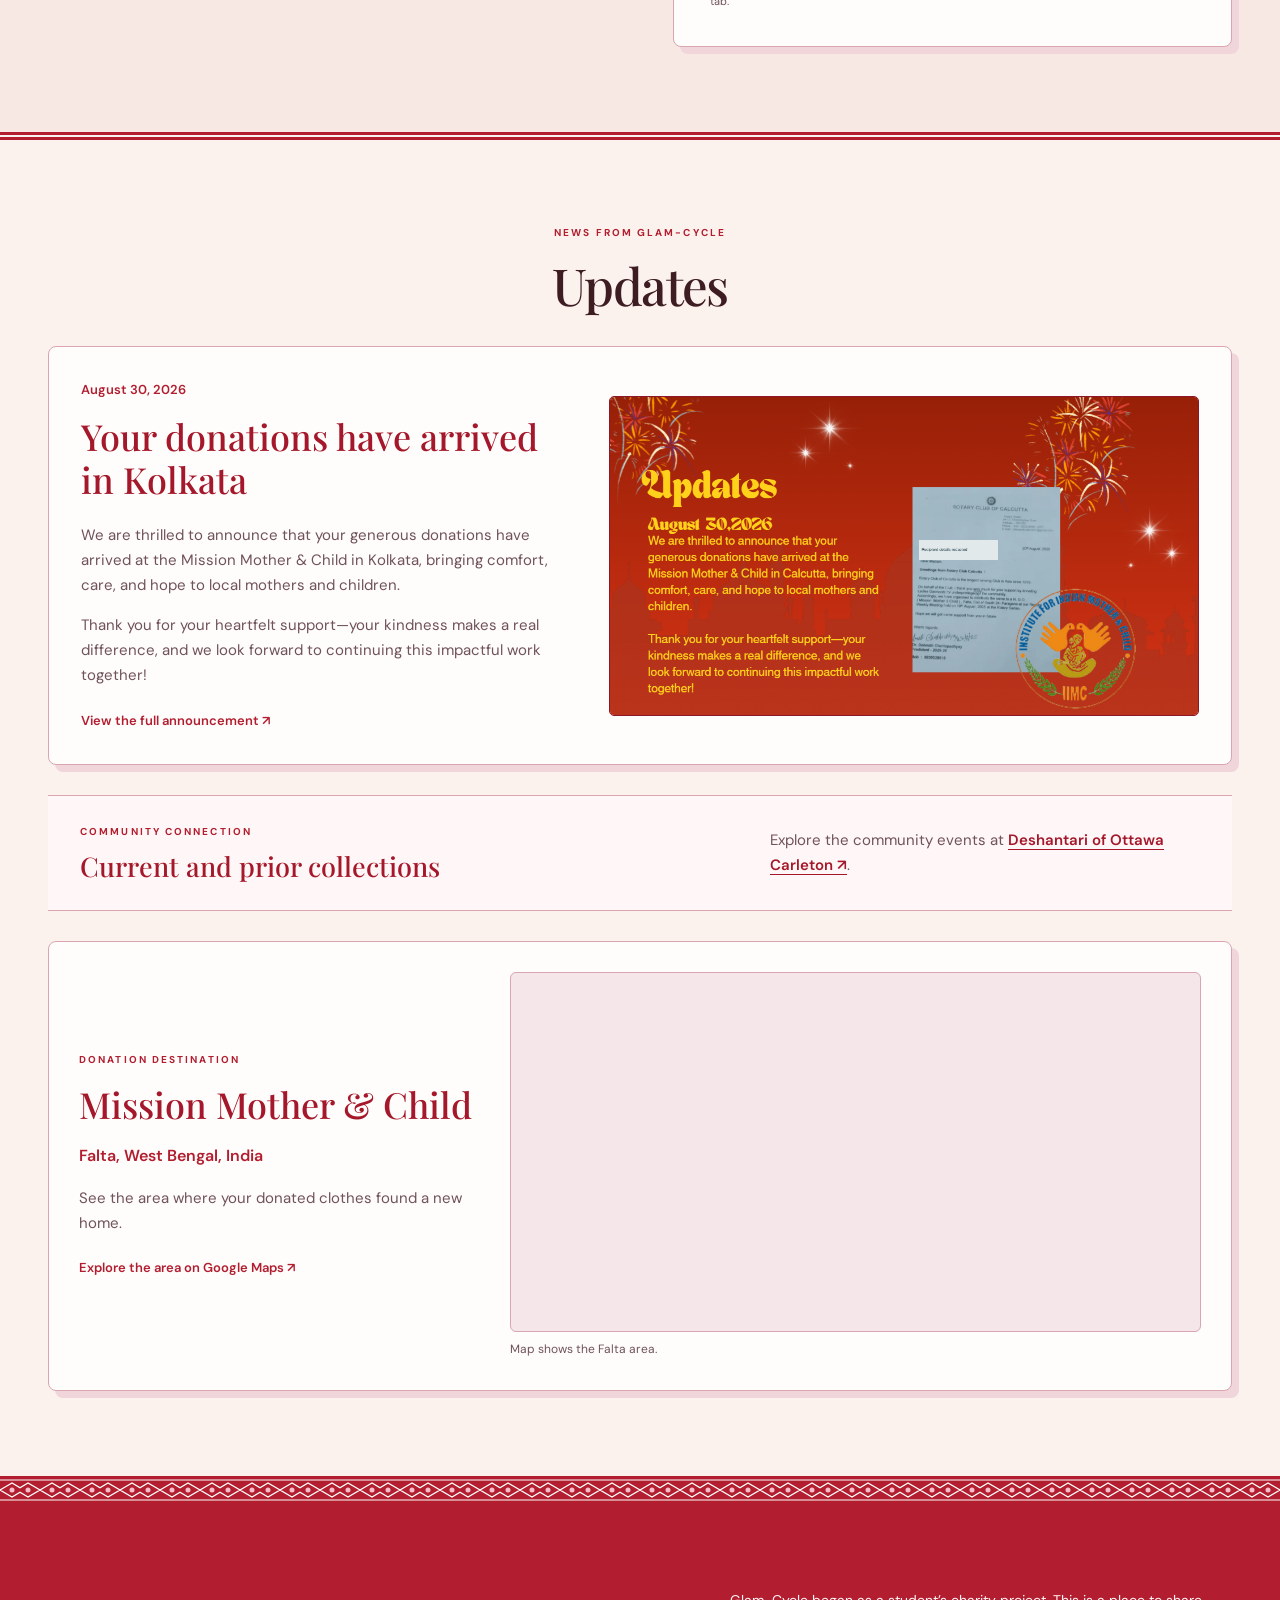
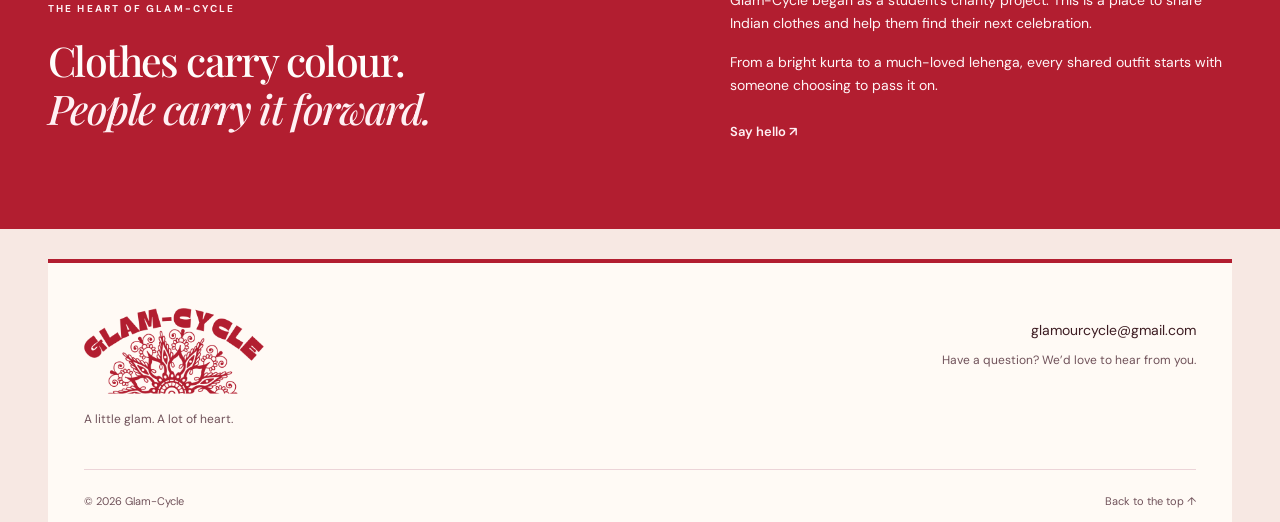
<file: home/index.html>
<!doctype html>
<html lang="en">
<head>
<meta charset="utf-8">
<meta name="viewport" content="width=device-width,initial-scale=1">
<meta http-equiv="refresh" content="0; url=../">
<link rel="canonical" href="https://www.glamourcycle.com/">
<title>Glam-Cycle · Page moved</title>
</head>
<body><p>This page has moved. <a href="../">Continue to Glam-Cycle</a>.</p></body>
</html>
</file>
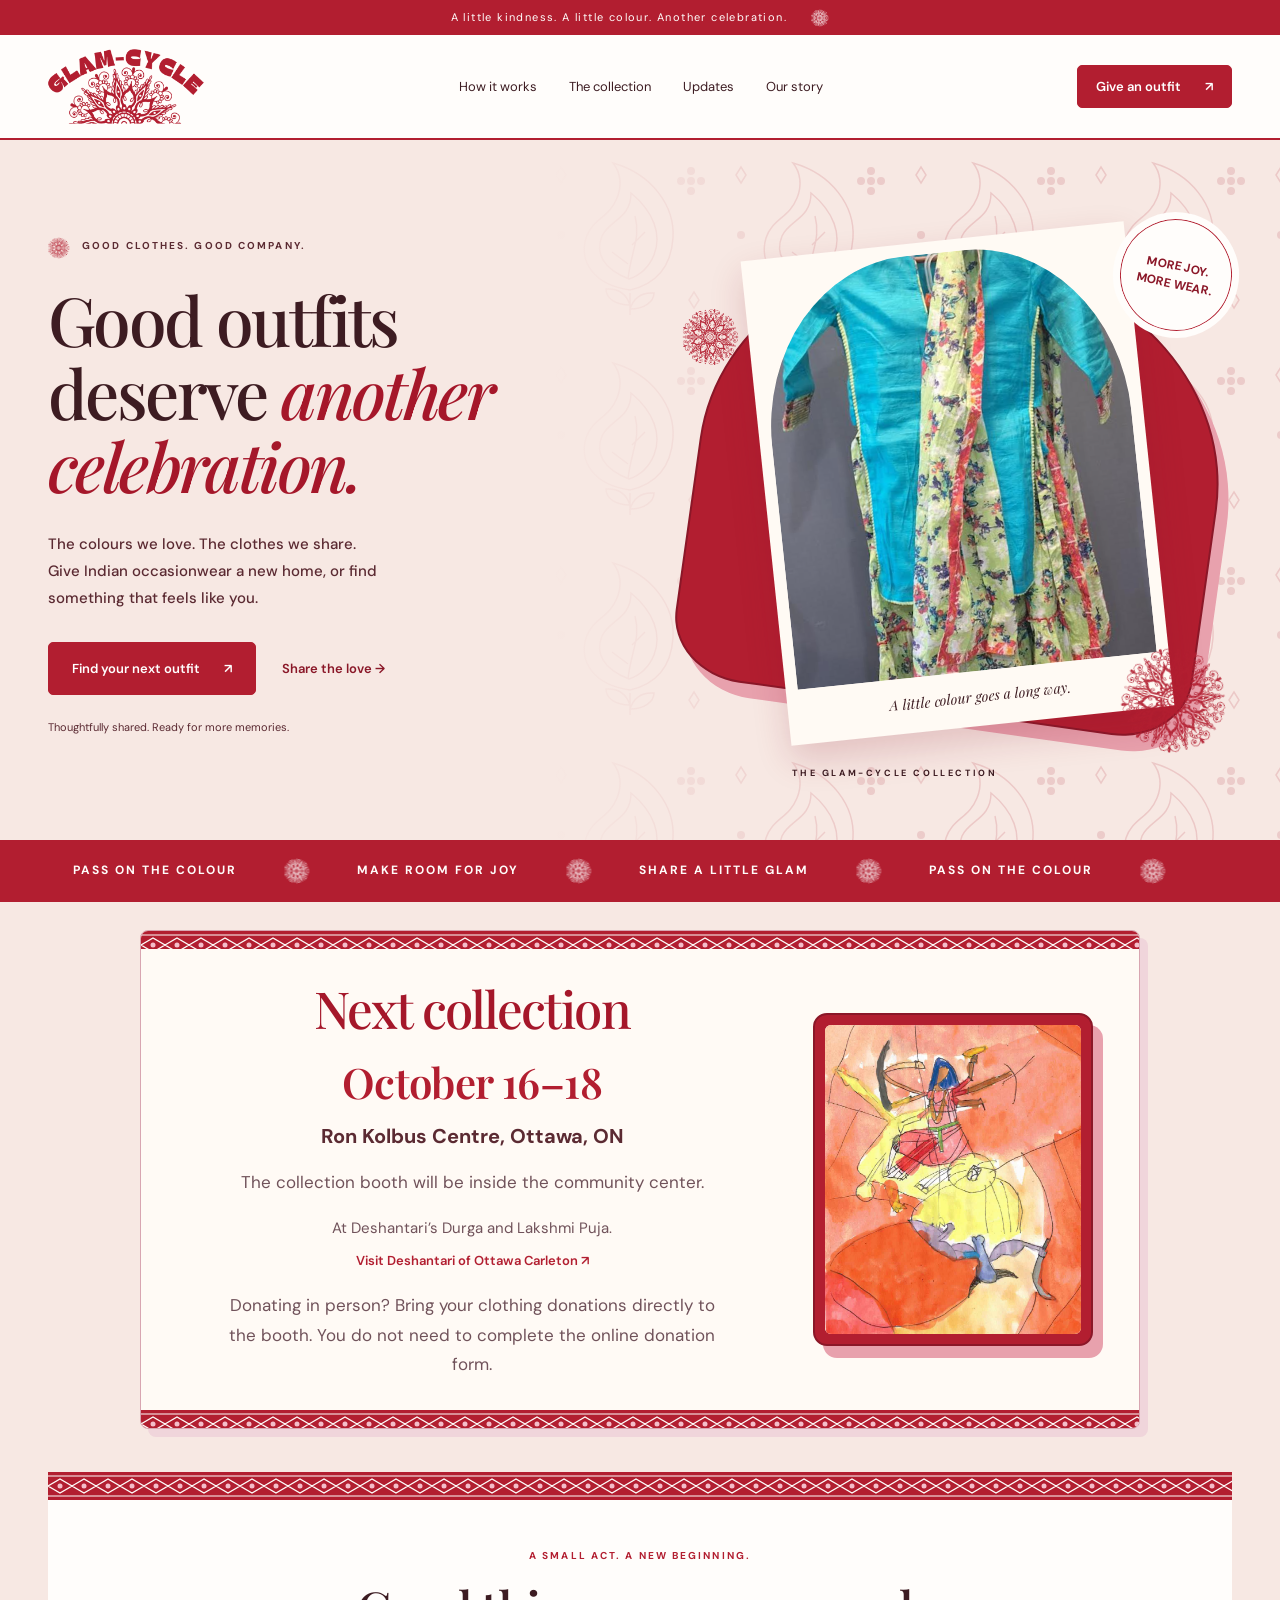
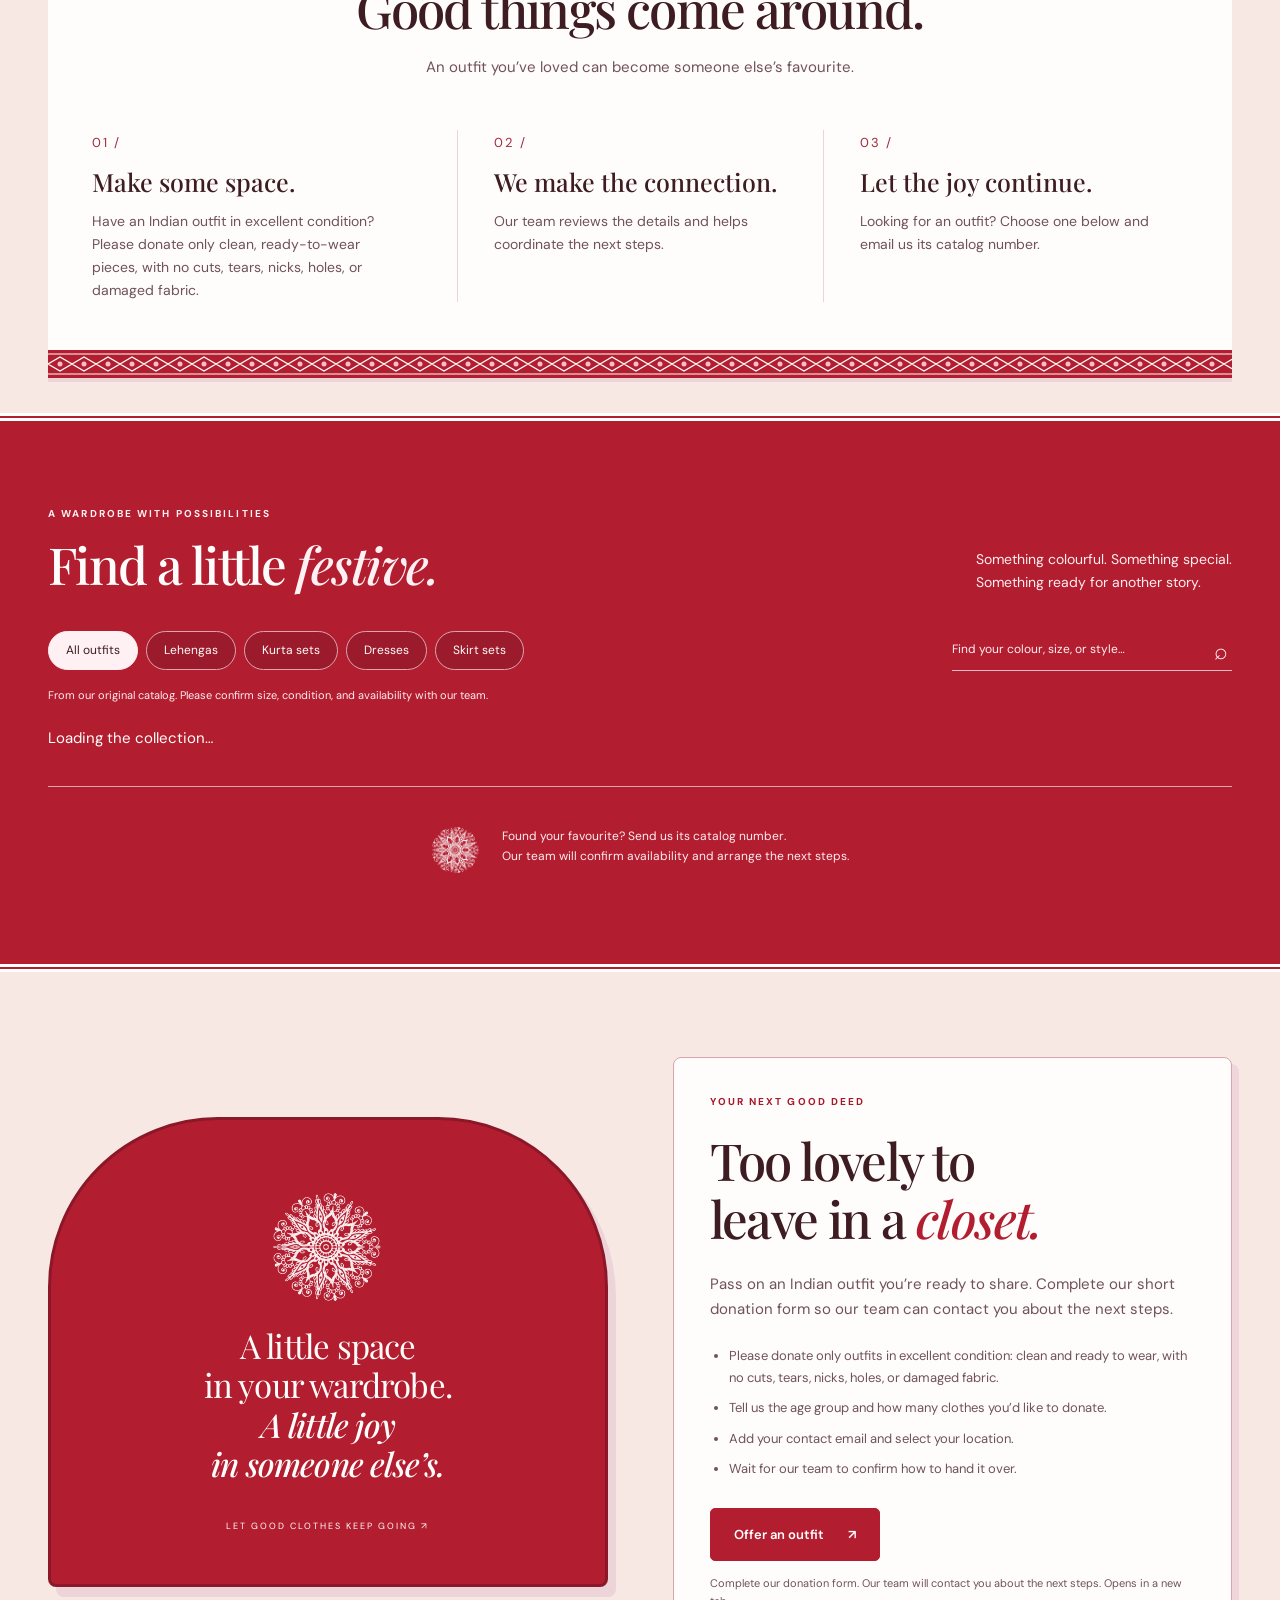
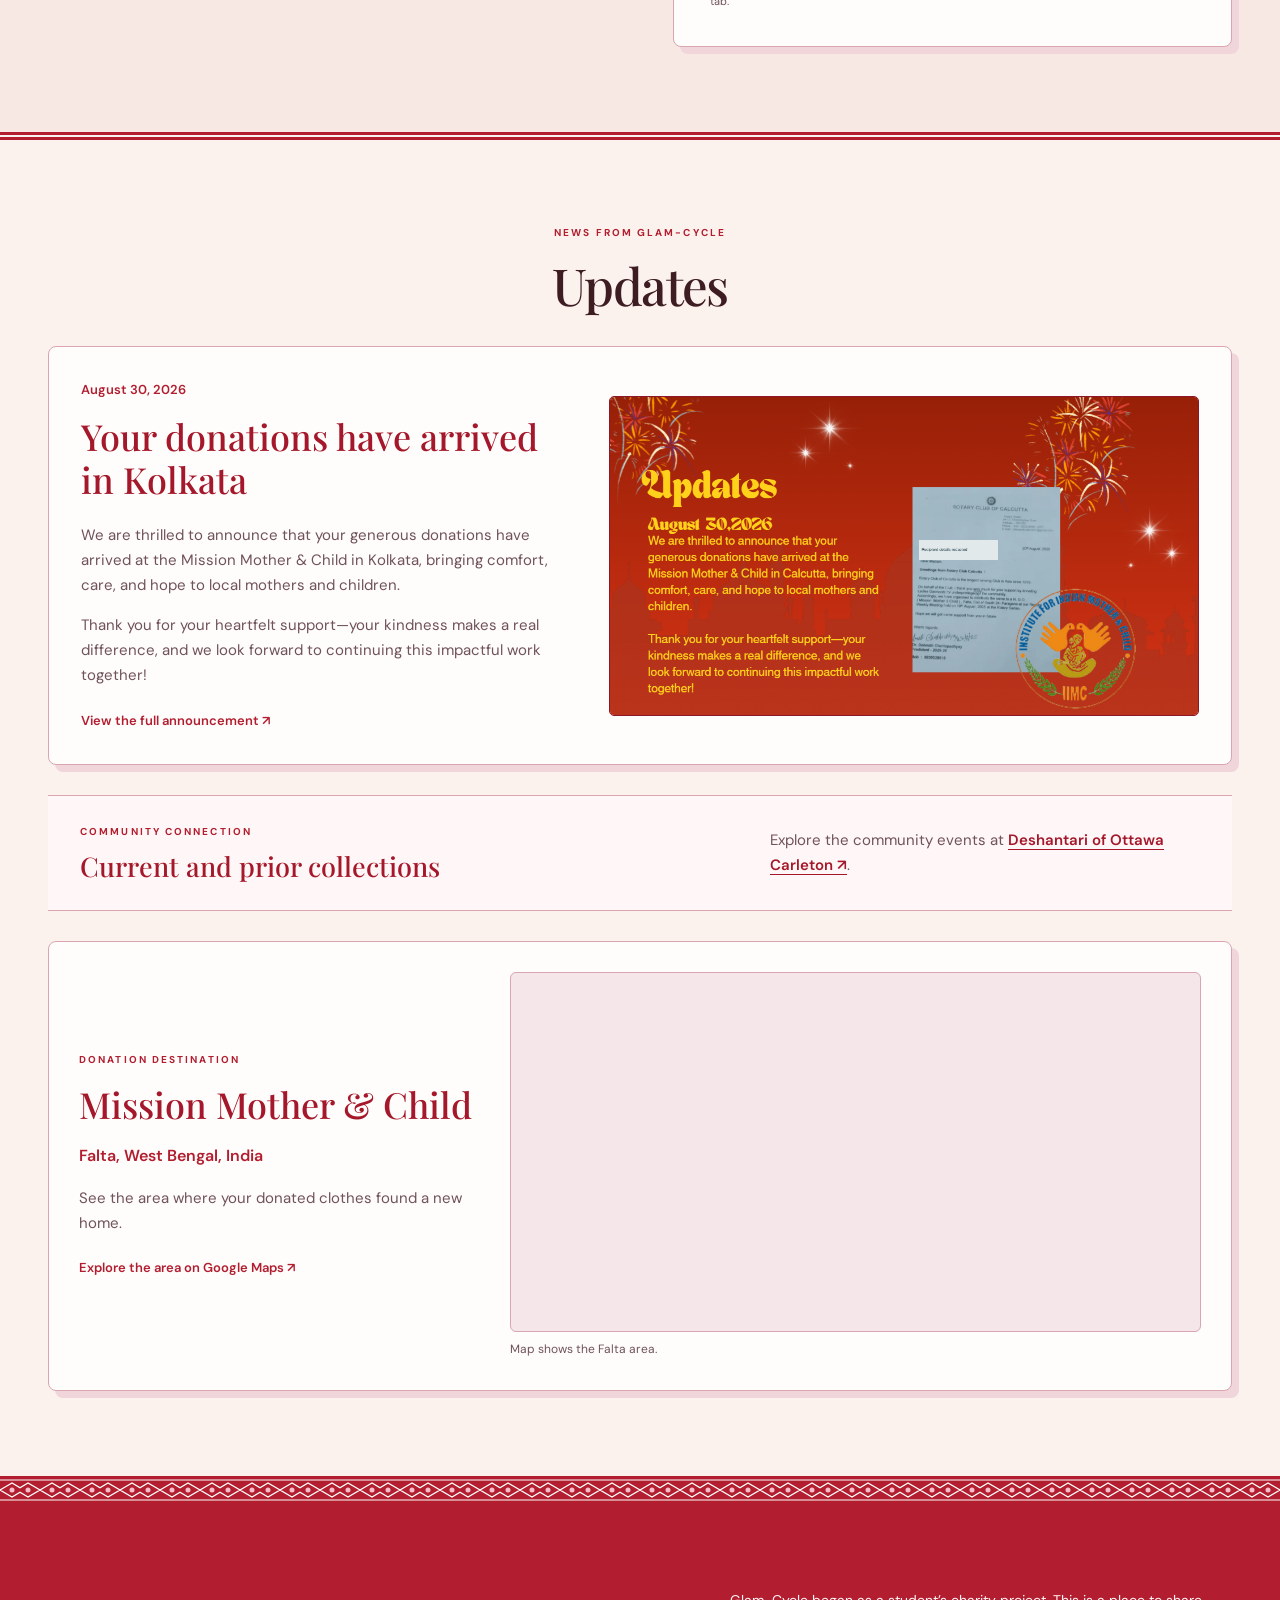
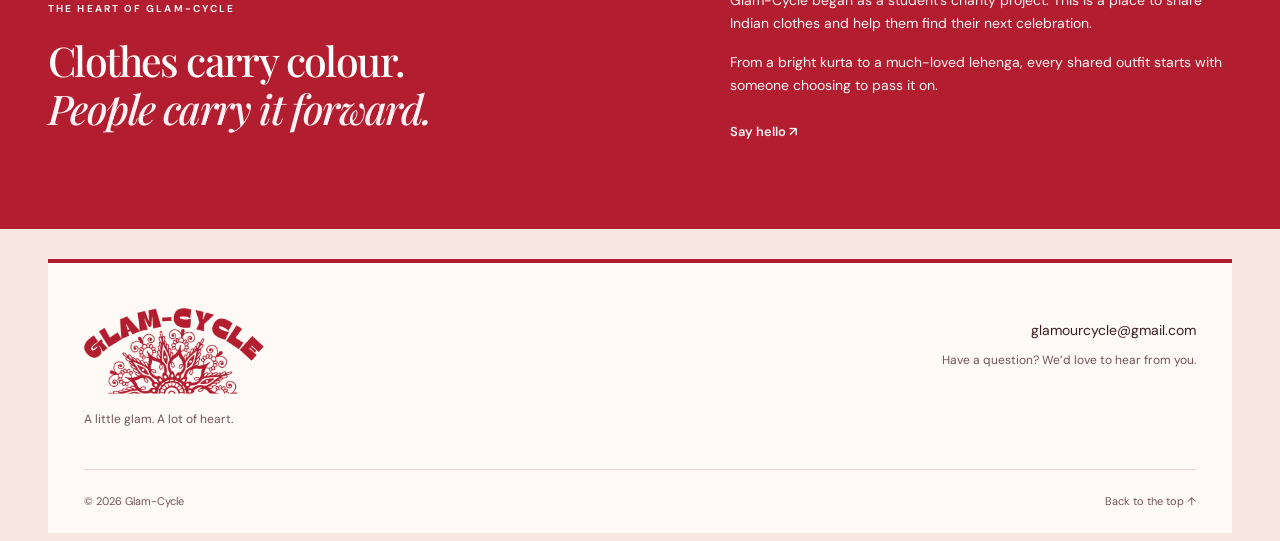
<file: receive/index.html>
<!doctype html>
<html lang="en">
<head>
<meta charset="utf-8">
<meta name="viewport" content="width=device-width,initial-scale=1">
<meta http-equiv="refresh" content="0; url=../#collection">
<link rel="canonical" href="https://www.glamourcycle.com/#collection">
<title>Glam-Cycle · Page moved</title>
</head>
<body><p>This page has moved. <a href="../#collection">Continue to Glam-Cycle</a>.</p></body>
</html>
</file>
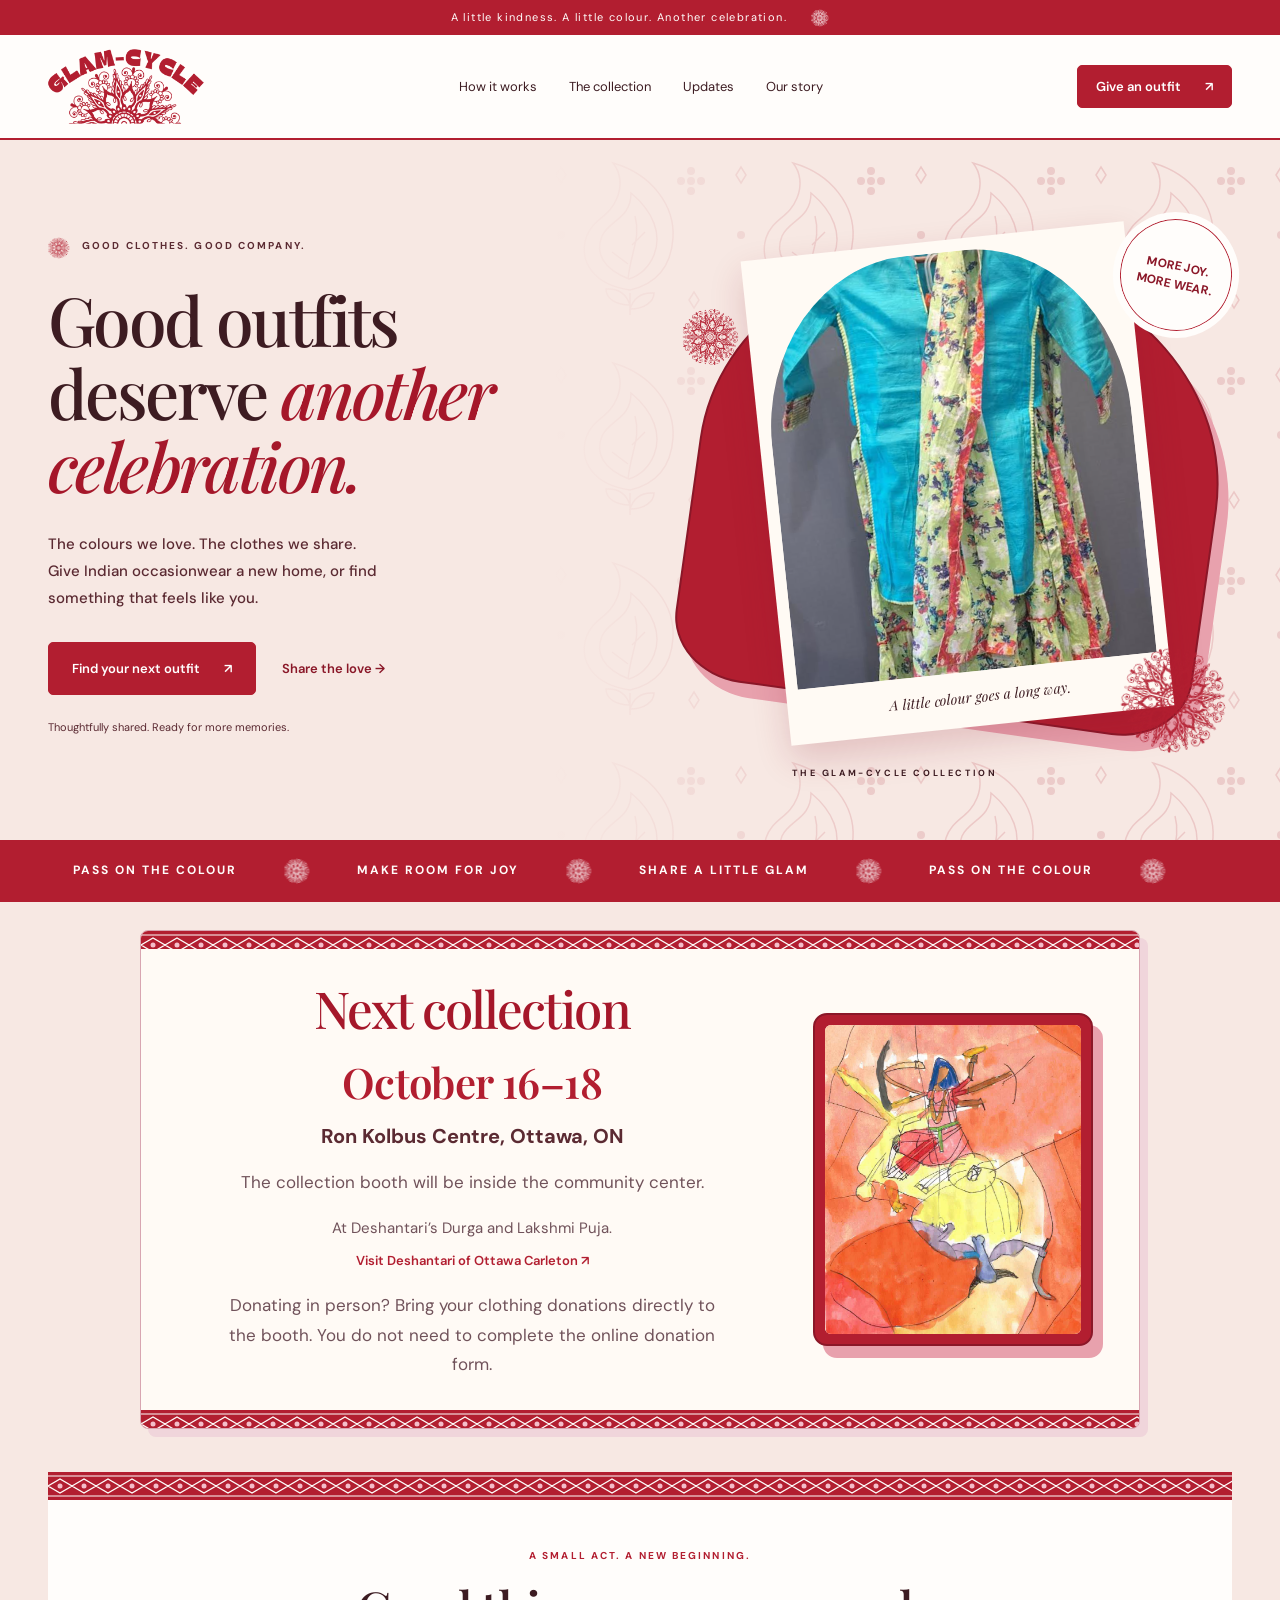
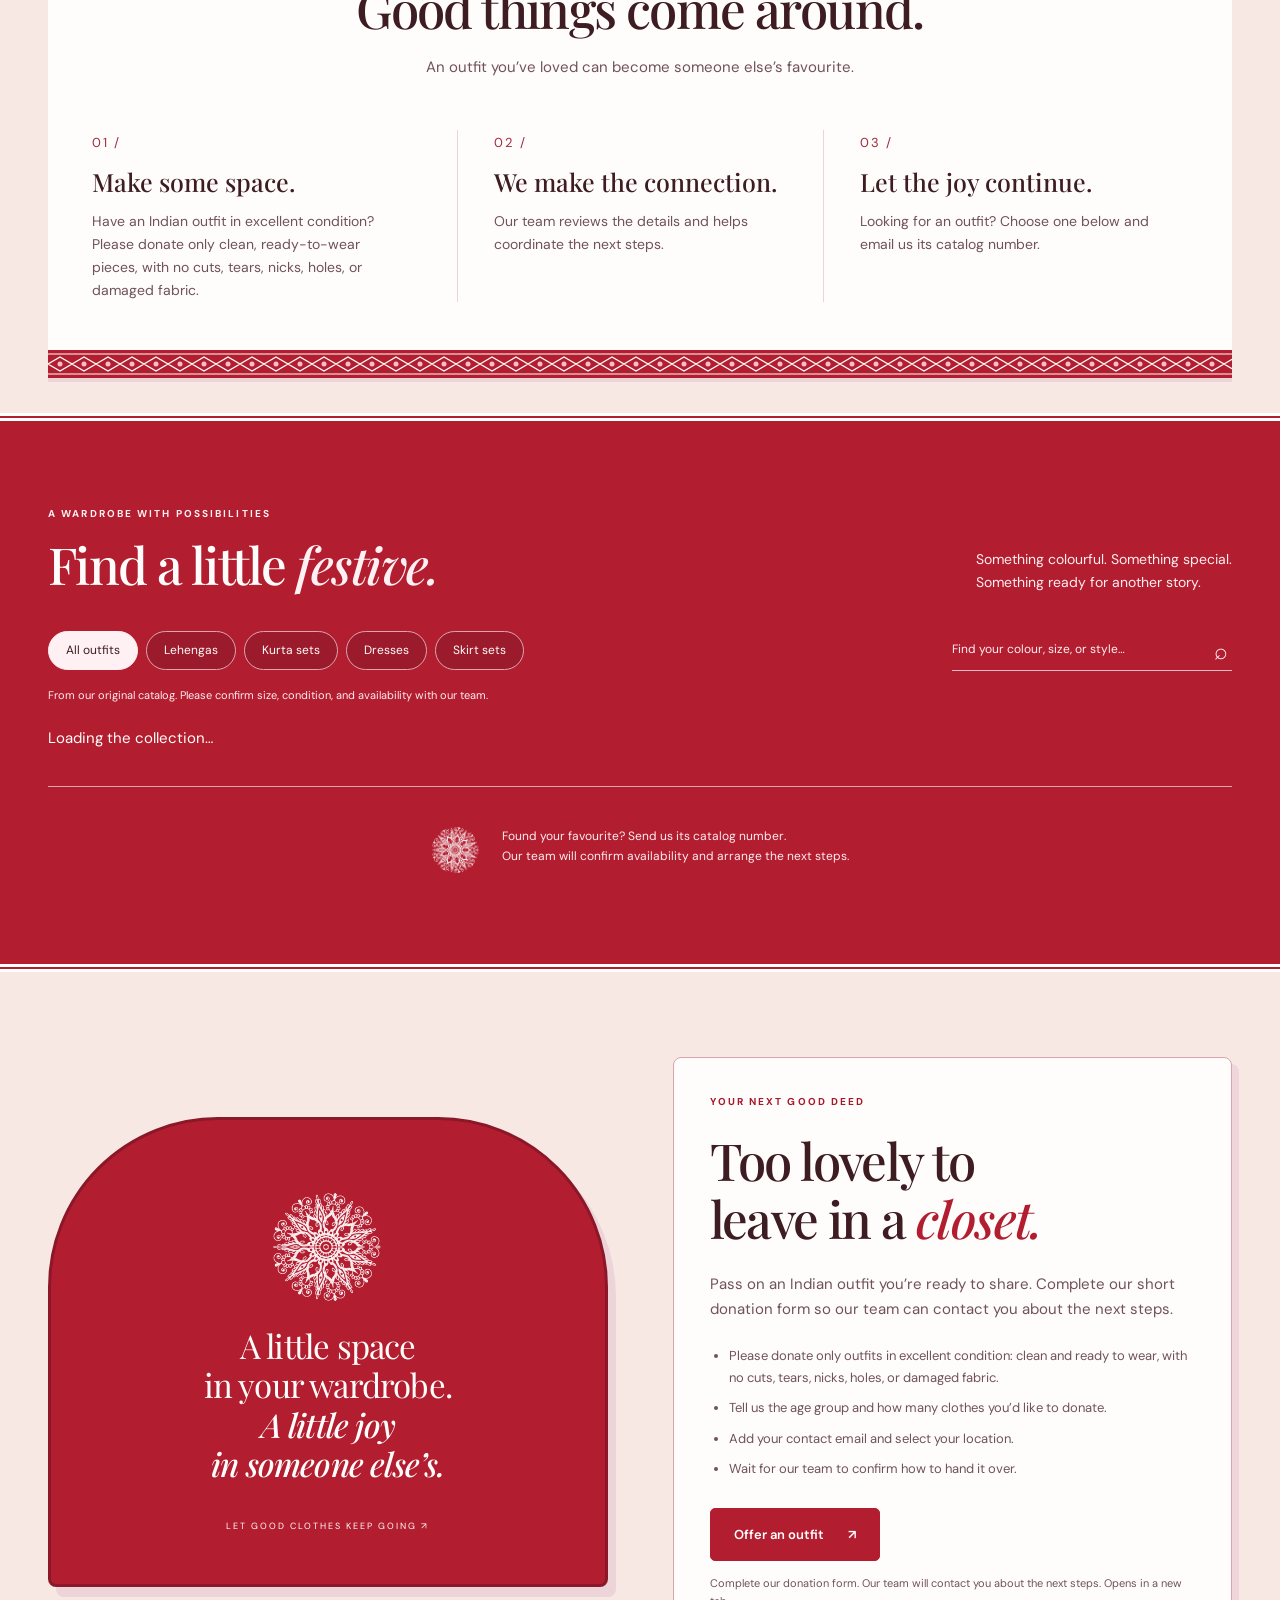
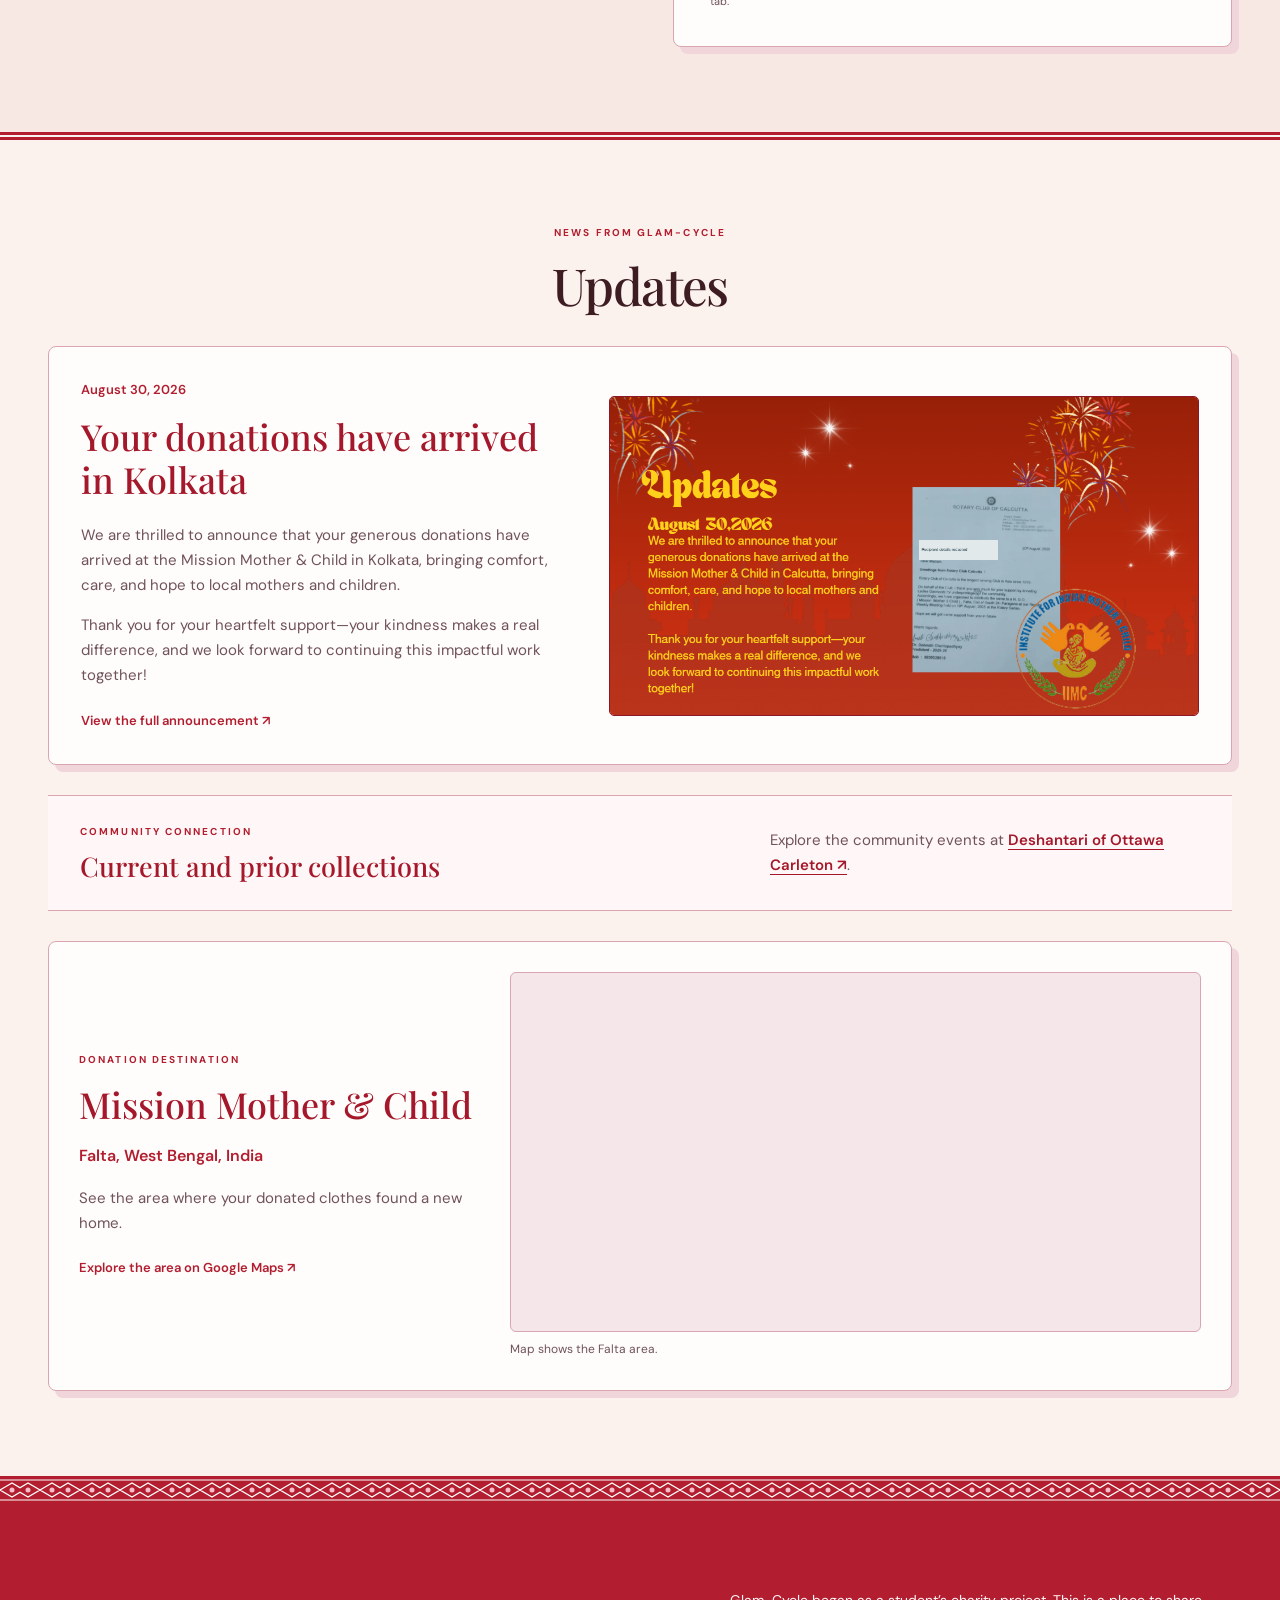
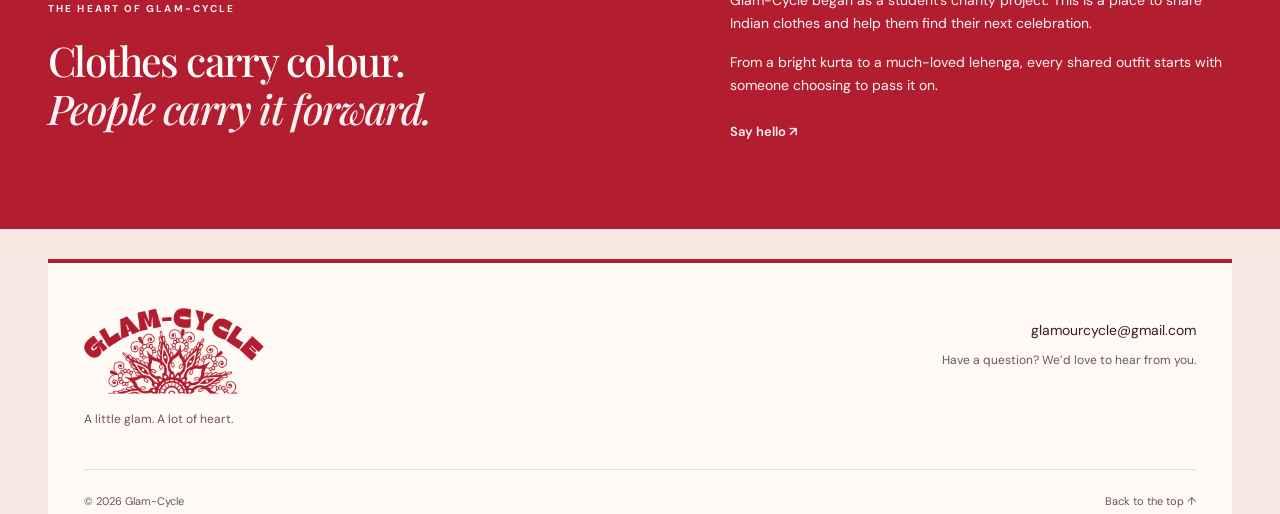
<file: home/about-us/index.html>
<!doctype html>
<html lang="en">
<head>
<meta charset="utf-8">
<meta name="viewport" content="width=device-width,initial-scale=1">
<meta http-equiv="refresh" content="0; url=../../#story">
<link rel="canonical" href="https://www.glamourcycle.com/#story">
<title>Glam-Cycle · Page moved</title>
</head>
<body><p>This page has moved. <a href="../../#story">Continue to Glam-Cycle</a>.</p></body>
</html>
</file>
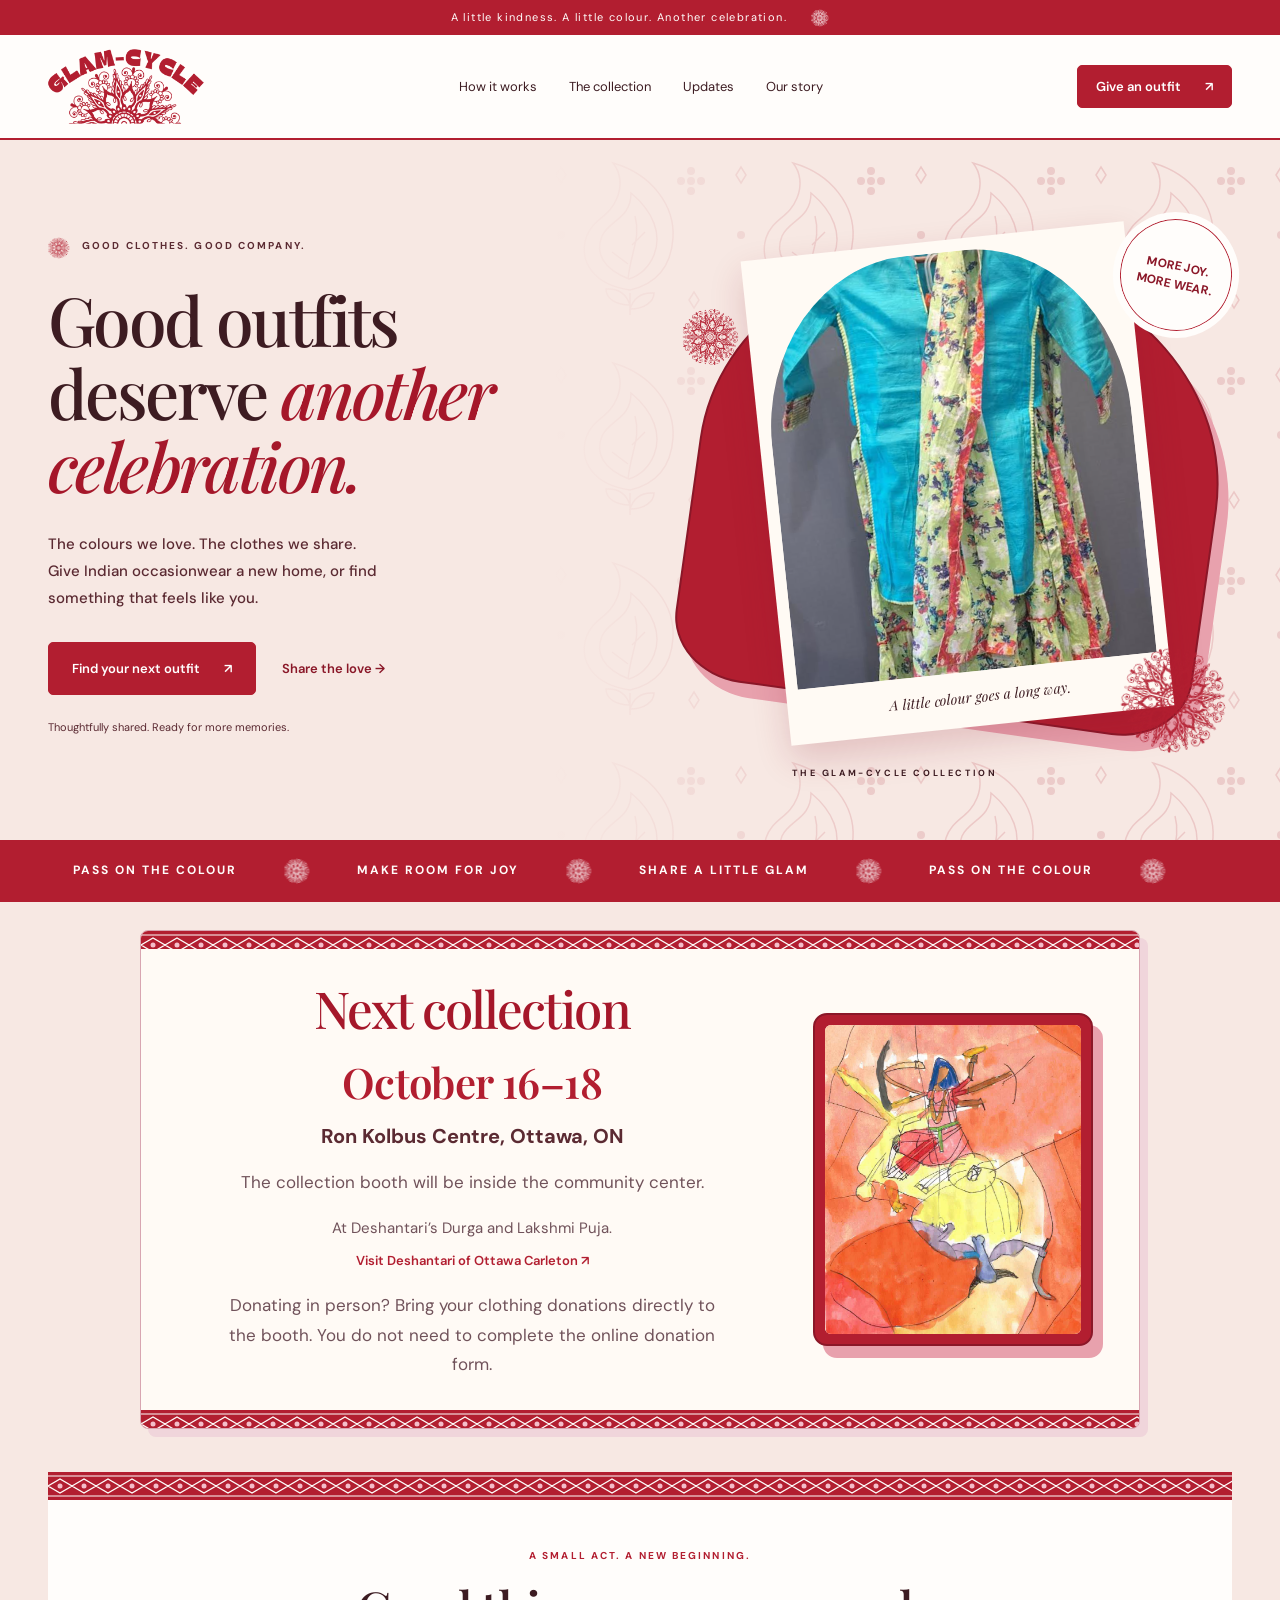
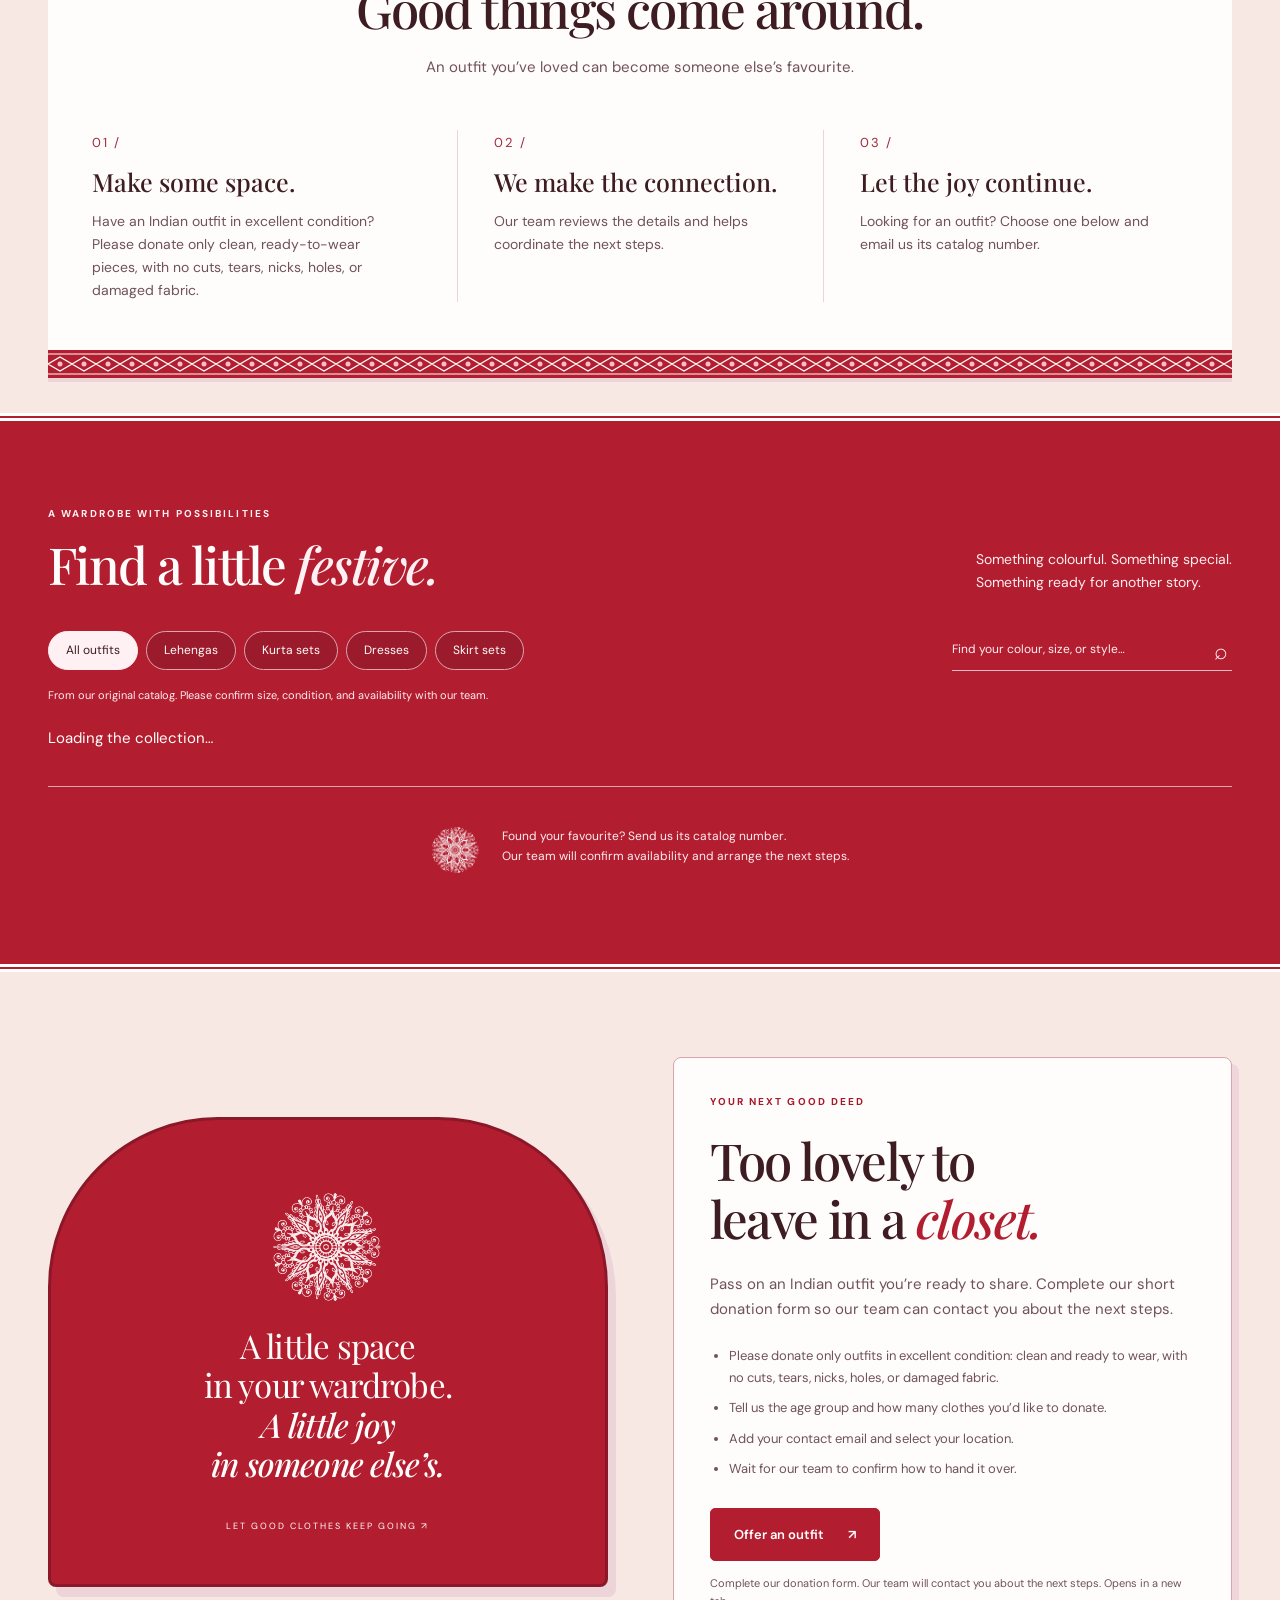
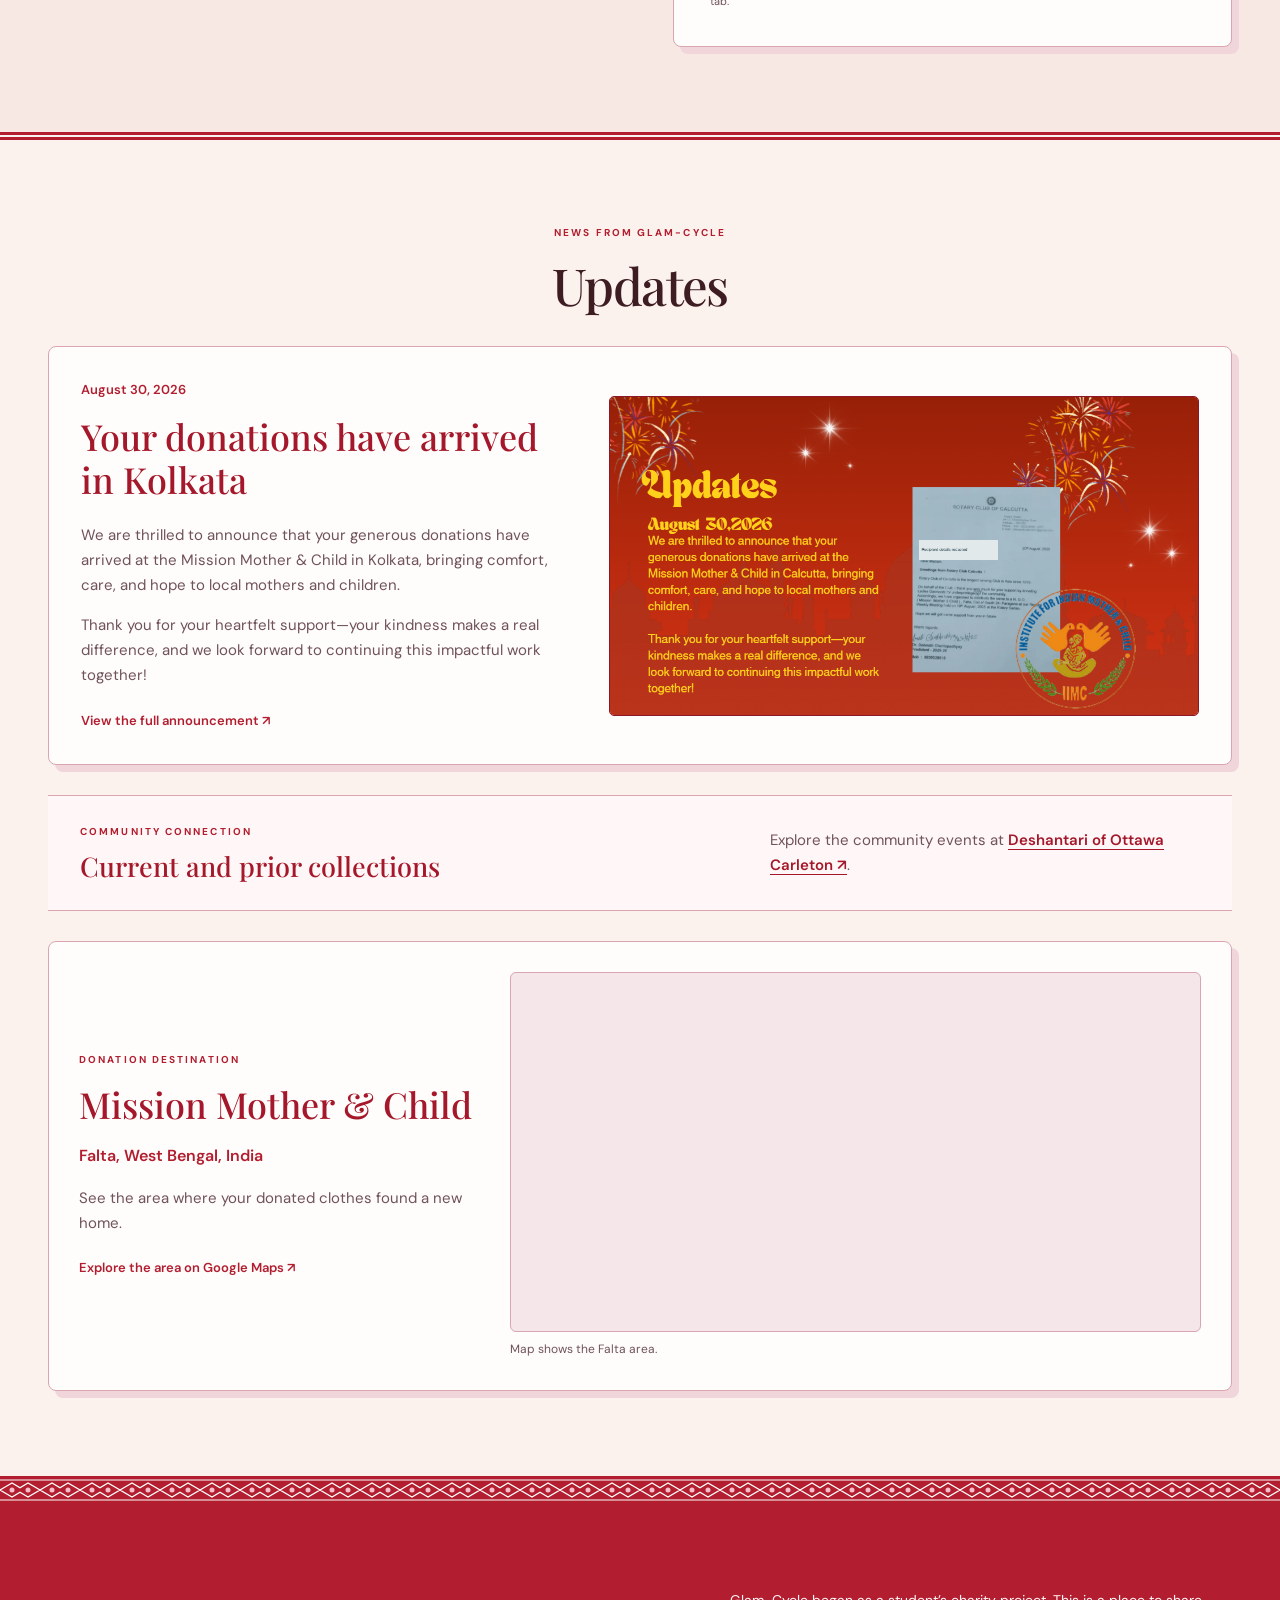
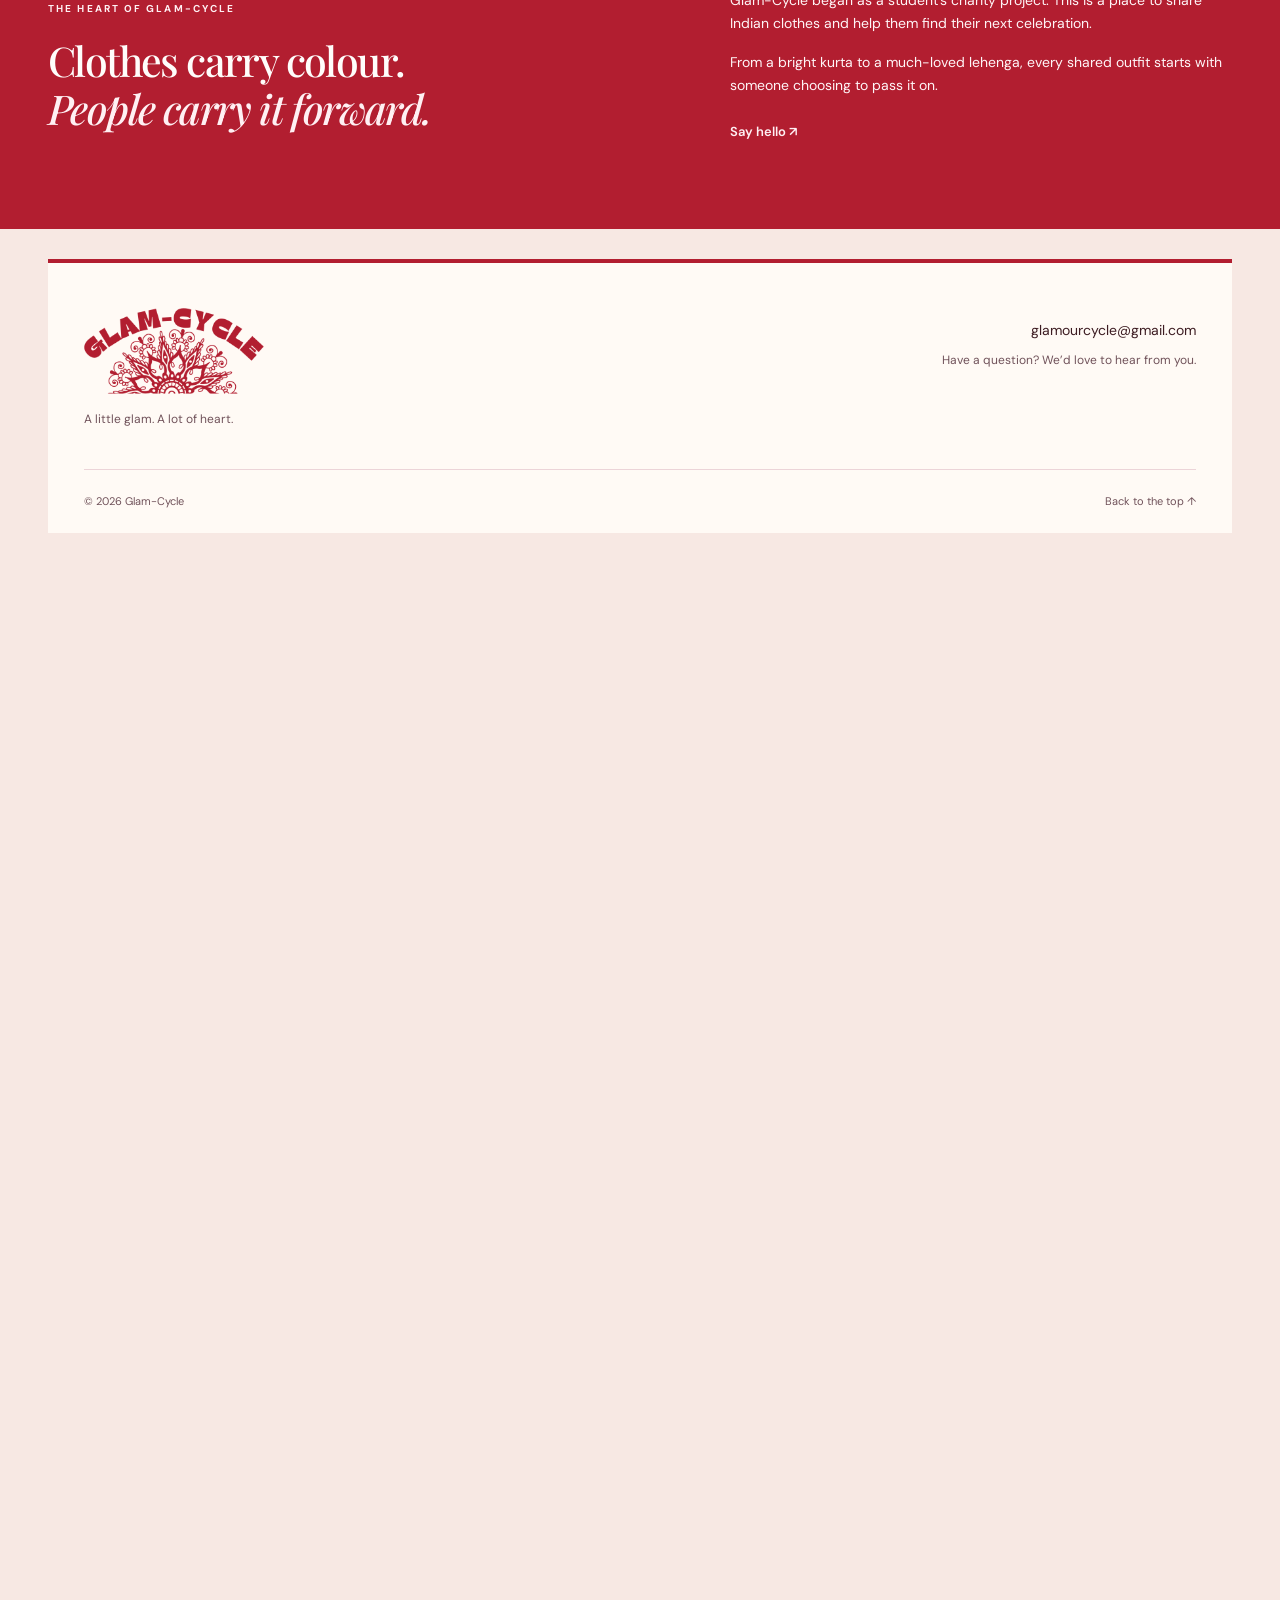
<file: home/updates/index.html>
<!doctype html>
<html lang="en">
<head>
<meta charset="utf-8">
<meta name="viewport" content="width=device-width,initial-scale=1">
<meta http-equiv="refresh" content="0; url=../../#updates">
<link rel="canonical" href="https://www.glamourcycle.com/#updates">
<title>Glam-Cycle · Page moved</title>
</head>
<body><p>This page has moved. <a href="../../#updates">Continue to Glam-Cycle</a>.</p></body>
</html>
</file>
<file: styles.css>
/* Local fonts keep typography consistent without third-party font requests. */
@font-face{font-family:'DM Sans';font-style:normal;font-weight:100 900;font-display:swap;src:url('assets/fonts/dm-sans.ttf') format('truetype')}
@font-face{font-family:'Playfair Display';font-style:normal;font-weight:400 900;font-display:swap;src:url('assets/fonts/playfair-display.ttf') format('truetype')}
@font-face{font-family:'Playfair Display';font-style:italic;font-weight:400 900;font-display:swap;src:url('assets/fonts/playfair-display-italic.ttf') format('truetype')}
:root{--cream:#fffdfb;--plum:#b21e30;--ink:#3d1c22;--muted:#70525a;--pink:#f4d4d9;--orange:#f4d4d9;--line:#ecd4d8;--serif:'Playfair Display',Georgia,serif;--sans:'DM Sans',Arial,sans-serif}*{box-sizing:border-box}html{scroll-behavior:smooth;scroll-padding-top:90px}body{margin:0;background:var(--cream);color:var(--ink);font:15px/1.65 var(--sans)}a{color:inherit;text-decoration:none}button,input{font:inherit}button,a,input{touch-action:manipulation}button{cursor:pointer}img{max-width:100%;display:block}h1,h2,h3,p,figure{margin:0}h1,h2,h3{font-family:var(--serif);font-weight:500;line-height:1.15}h2{font-size:clamp(34px,4vw,51px);letter-spacing:-1.6px}em{font-weight:500;color:var(--plum)}p+p{margin-top:16px}.wrap{width:min(1200px,calc(100% - 96px));margin-inline:auto}.announcement{text-align:center;background:var(--plum);color:var(--cream);padding:8px 20px;font-size:11px;letter-spacing:1.1px}.announcement span{margin-left:20px;color:var(--orange)}.header{max-width:1440px;margin:auto;display:flex;align-items:center;justify-content:space-between;padding:26px 48px;gap:24px;border-bottom:1px solid var(--line)}.brand{display:inline-flex;align-items:center;font-family:var(--serif);font-size:29px;font-weight:600;letter-spacing:-1.4px;white-space:nowrap}.brand-flower{font:42px/1 var(--sans);color:var(--plum);margin-right:9px}.brand-dot{color:#b21e30}.header nav{display:flex;gap:32px;font-size:13px}.header nav a:hover,.text-link:hover,.footer a:hover{text-decoration:underline;text-underline-offset:5px}.button{display:inline-flex;align-items:center;justify-content:center;gap:24px;background:var(--plum);color:white;border:1px solid var(--plum);padding:15px 23px;border-radius:5px;font-size:13px;font-weight:600;transition:transform .2s,background .2s}.button:hover{background:#8b1728;transform:translateY(-2px)}.button-small{padding:10px 18px}.hero{display:grid;grid-template-columns:1.1fr 1fr;align-items:center;gap:30px;padding-block:65px 78px;min-height:700px}.eyebrow{font-size:10px;font-weight:700;letter-spacing:2.1px;color:var(--plum);margin-bottom:20px}.eyebrow span{color:#b21e30;font-size:20px;margin-right:8px;vertical-align:middle}h1{font-size:clamp(48px,5.3vw,73px);line-height:1.08;letter-spacing:-2.6px}h1 em{color:var(--plum)}.hero-description{max-width:385px;color:var(--muted);margin-top:28px;font-size:15px;line-height:1.8}.hero-actions{display:flex;align-items:center;gap:26px;margin-top:30px}.text-link{font-weight:600;font-size:13px;background:none;padding:0;border:0;color:var(--plum)}.hero-footnote{font-size:11px;margin-top:23px;color:var(--muted)}.hero-art{position:relative;min-height:535px;display:flex;justify-content:center;align-items:center}.art-ring{position:absolute;width:95%;height:85%;background:#f8dfe3;border-radius:48% 48% 14% 14%;transform:rotate(8deg)}.hero-photo{position:relative;width:70%;transform:rotate(-6deg);background:white;padding:12px 12px 0;box-shadow:0 14px 35px #b21e3020}.hero-photo img{height:420px;width:100%;object-fit:cover;object-position:center 45%;border-radius:42% 42% 0 0}.hero-photo figcaption{text-align:center;font-family:var(--serif);font-size:14px;font-style:italic;padding:14px 0 18px}.hero-tag{position:absolute;z-index:2;top:3px;right:0;background:var(--orange);width:112px;height:112px;border-radius:50%;display:flex;align-items:center;justify-content:center;font-size:12px;font-weight:700;text-align:center;line-height:1.5;transform:rotate(12deg);border:1px dashed #842534;outline:7px solid var(--orange)}.flower{position:absolute;line-height:1;z-index:2}.flower-one{font-size:125px;color:var(--plum);bottom:-4px;right:0;transform:rotate(15deg)}.flower-two{font-size:62px;color:#b21e30;left:0;top:85px}.art-label{position:absolute;bottom:-30px;left:20%;font-size:9px;letter-spacing:2.6px}.ribbon{background:var(--orange);padding:15px 0;overflow:hidden;border-block:1px solid #b21e30}.ribbon>div{white-space:nowrap;text-align:center;font-weight:700;font-size:12px;letter-spacing:2px}.ribbon span{margin:0 42px;font-size:20px;vertical-align:middle;color:var(--plum)}.section{padding-block:85px}.section-heading{text-align:center}.section-heading .eyebrow{margin-bottom:14px}.section-heading>p:last-child{margin-top:18px;color:var(--muted)}.steps{display:grid;grid-template-columns:repeat(3,1fr);margin-top:50px}.steps article{padding:0 36px;border-left:1px solid var(--line)}.steps article:first-child{border-left:0;padding-left:0}.steps article:last-child{padding-right:0}.step-number{color:#a02d3d;font-size:13px;letter-spacing:2px}.steps h3{font-size:25px;margin:13px 0}.steps p{color:var(--muted);font-size:14px;max-width:300px}.collection{background:#fff7f7}.collection-heading{display:flex;align-items:flex-end;justify-content:space-between;gap:30px}.collection-heading .eyebrow{margin-bottom:13px}.collection-heading>p{font-size:14px;color:var(--muted)}.catalog-toolbar{display:flex;justify-content:space-between;align-items:center;gap:20px;margin:36px 0 15px}.filters{display:flex;gap:8px;flex-wrap:wrap}.filter{padding:9px 17px;border:1px solid #e8c4cc;border-radius:30px;background:transparent;color:var(--ink);font-size:12px}.filter.active{background:var(--plum);color:white;border-color:var(--plum)}.search{position:relative;flex:0 1 280px}.search input{background:transparent;width:100%;border:0;border-bottom:1px solid #a7707c;padding:10px 25px 10px 0;font-size:12px;border-radius:0;color:var(--ink)}.search span:last-child{position:absolute;right:4px;top:3px;font-size:23px}.catalog-note{font-size:11px;color:var(--muted);margin-bottom:22px}.outfit-grid{display:grid;grid-template-columns:repeat(3,minmax(0,1fr));gap:32px 24px}.outfit-card{min-width:0}.card-image-button{position:relative;display:block;width:100%;padding:0;border:0;background:#d6d0ca;overflow:hidden;border-radius:120px 120px 6px 6px}.card-image-button img{width:100%;height:355px;object-fit:cover;object-position:center 40%;transition:transform .4s}.card-image-button:hover img{transform:scale(1.035)}.card-badge{position:absolute;left:15px;bottom:14px;font-size:10px;background:var(--cream);padding:5px 11px;border-radius:20px;color:var(--plum)}.card-details{padding:17px 1px}.card-heading{display:flex;align-items:center;justify-content:space-between;gap:10px}.card-heading h3{font-size:24px}.card-open{border:1px solid #d8a5b1;border-radius:50%;background:none;width:33px;height:33px;flex-shrink:0;color:var(--plum);font-size:17px}.card-meta{font-size:12px;color:var(--muted);margin-top:8px}.catalog-id{font-size:10px;letter-spacing:.7px;color:var(--muted);margin-top:7px}.collection-footer{display:flex;justify-content:center;align-items:center;gap:22px;margin-top:35px;padding-top:28px;border-top:1px solid #e8c4cc}.collection-footer>span{font-size:39px;color:var(--plum)}.collection-footer p{font-size:12px;color:var(--muted)}.donate{display:grid;grid-template-columns:1fr 1fr;gap:95px;align-items:center}.donate-art{background:var(--pink);border-radius:170px 170px 8px 8px;min-height:470px;padding:55px 40px 35px;display:flex;flex-direction:column;align-items:center;justify-content:center;text-align:center;position:relative;overflow:hidden;border:1px solid #d8a5b1}.petal{color:var(--plum);font-size:90px;line-height:1;margin-bottom:23px}.donate-art p{font-family:var(--serif);font-size:33px;line-height:1.2;letter-spacing:-.8px}.donate-art>span{font-size:9px;letter-spacing:2px;margin-top:35px}.donate-copy>p:not(.eyebrow):not(.small){color:var(--muted);margin-top:24px}.donate-list{padding-left:19px;margin:24px 0 28px;color:var(--muted);font-size:13px}.donate-list li+li{margin-top:9px}.small{font-size:11px;color:var(--muted);margin-top:13px}.story{background:var(--plum);color:var(--cream)}.story-inner{display:grid;grid-template-columns:1.2fr 1fr;gap:80px;align-items:center}.story .eyebrow{color:var(--orange)}.story h2{font-size:41px}.story em{color:var(--pink)}.story p:not(.eyebrow){color:#fff0f3;font-size:14px}.story .text-link{display:inline-block;color:var(--orange);margin-top:24px}.footer{padding-top:45px;display:flex;flex-wrap:wrap;justify-content:space-between;gap:25px}.footer p{font-size:12px;color:var(--muted);margin-top:8px}.footer-contact{text-align:right;padding-top:10px}.footer-contact a{font-size:14px}.footer-bottom{flex-basis:100%;border-top:1px solid var(--line);display:flex;justify-content:space-between;padding:22px 0;font-size:11px;color:var(--muted);margin-top:15px}.sr-only{position:absolute;width:1px;height:1px;overflow:hidden;clip:rect(0,0,0,0);white-space:nowrap}.skip{position:fixed;z-index:100;top:5px;left:5px;transform:translateY(-150%);background:white;padding:12px}.skip:focus{transform:translateY(0)}:focus-visible{outline:3px solid #711a2a;outline-offset:4px}.empty{grid-column:1/-1;padding:50px 20px;text-align:center;color:var(--muted)}dialog{border:0;border-radius:12px;padding:0;width:min(850px,calc(100% - 32px));max-height:90dvh;color:var(--ink);background:var(--cream);box-shadow:0 25px 100px #0004}dialog::backdrop{background:#3d1820c9;backdrop-filter:blur(4px)}.dialog-close{position:absolute;top:12px;right:12px;z-index:2;width:38px;height:38px;border:0;border-radius:50%;background:var(--cream);color:var(--plum);font-size:28px}.dialog-body{display:grid;grid-template-columns:1fr 1fr}.dialog-body>img{width:100%;height:100%;max-height:650px;object-fit:cover}.dialog-copy{padding:50px 32px 30px}.dialog-copy h2{font-size:36px}.dialog-copy>p{margin-top:18px}.dialog-copy .button{margin-top:25px;gap:5px}.dialog-copy .text-link{margin-top:16px}body.modal-open{overflow:hidden}
@media(min-width:1450px){.hero{min-height:750px}.hero-art{min-height:560px}}
@media(max-width:1000px){.wrap{width:calc(100% - 56px)}.header{padding:22px 28px}.header nav{gap:18px}.hero{gap:10px;min-height:640px}.hero-art{min-height:480px}.hero-photo{width:82%}.hero-photo img{height:370px}.hero-tag{width:90px;height:90px;font-size:10px;right:-4px}.flower-one{font-size:95px}.hero-actions{gap:15px}.catalog-toolbar{align-items:flex-start;flex-direction:column}.search{flex:auto;width:100%}.donate{gap:45px}.story-inner{gap:40px}.card-image-button img{height:320px}.card-heading h3{font-size:21px}}
@media(max-width:700px){html{scroll-padding-top:20px}.wrap{width:calc(100% - 36px)}.announcement{font-size:9px;letter-spacing:.4px}.announcement span{margin-left:5px}.header{padding:18px;gap:10px;flex-wrap:wrap}.brand{font-size:26px}.brand-flower{font-size:33px}.header nav{order:3;width:100%;justify-content:center;gap:30px;padding-top:8px;font-size:12px}.button-small{font-size:11px;padding:8px 12px;gap:9px}.hero{grid-template-columns:1fr;padding-block:40px 60px;gap:35px}.hero-copy{padding-inline:5px}h1{font-size:clamp(48px,10.8vw,66px);letter-spacing:-2px}.hero-description{font-size:14px;max-width:340px}.hero-actions{gap:20px}.hero-art{min-height:450px;max-width:420px;width:100%;margin:auto}.hero-photo{width:69%}.hero-photo img{height:350px}.hero-tag{right:6%;top:0}.flower-one{bottom:-5px;right:6%;font-size:95px}.flower-two{left:2%;top:65px}.art-ring{width:85%}.ribbon>div{text-align:left;padding-left:25px;font-size:10px}.ribbon span{margin:0 20px}.section{padding-block:55px}h2{font-size:37px;letter-spacing:-1.2px}.section-heading{text-align:left}.steps{grid-template-columns:1fr;gap:25px;margin-top:30px}.steps article,.steps article:first-child,.steps article:last-child{border:0;border-top:1px solid var(--line);padding:20px 0 0}.steps h3{font-size:26px}.steps p{max-width:none}.collection-heading{display:block}.collection-heading>p{margin-top:18px}.catalog-toolbar{margin-top:25px}.filters{gap:6px}.filter{padding:8px 13px;font-size:11px}.outfit-grid{grid-template-columns:repeat(2,minmax(0,1fr));gap:20px 13px}.card-image-button img{height:260px}.card-heading{align-items:flex-start}.card-heading h3{font-size:21px;line-height:1.18}.card-open{width:27px;height:27px;font-size:15px}.card-meta{font-size:11px}.catalog-id{font-size:9px;letter-spacing:0}.card-badge{font-size:9px;left:9px;bottom:9px;padding:3px 8px}.collection-footer{align-items:flex-start;gap:14px}.donate{grid-template-columns:1fr;gap:35px}.donate-art{min-height:380px;max-width:450px;width:100%;margin:auto;padding-block:38px}.donate-art p{font-size:30px}.petal{font-size:65px}.story-inner{grid-template-columns:1fr;gap:28px}.story h2{font-size:35px}.footer{gap:20px}.footer-contact{text-align:left;padding-top:0}.footer-bottom{margin-top:0}.dialog-body{grid-template-columns:1fr}.dialog-body>img{height:330px;object-fit:contain;background:#d6d0ca}.dialog-copy{padding:28px 24px}.dialog-copy h2{font-size:32px}}
@media(max-width:360px){.hero-actions{align-items:flex-start;flex-direction:column}.card-image-button img{height:220px}.card-heading h3{font-size:18px}.header nav{gap:19px}}
@media(prefers-reduced-motion:reduce){html{scroll-behavior:auto}*,*::before,*::after{transition:none!important}}
/* Show the complete garment so visitors can inspect its length and included pieces. */
.card-image-button img{object-fit:contain;background:#cbc8c2}
.skip{position:absolute;top:-100px;transform:none}.skip:focus{top:8px;transform:none}

/* Warm, bright accents with dark text for readable contrast. */
.announcement{background:var(--orange);color:var(--ink)}
.announcement span{color:var(--plum)}
.story{background:#ffe2a0;color:var(--ink)}
.story .eyebrow,.story .text-link{color:#8b351e}
.story em{color:var(--plum)}
.hero-tag{background:#f4d4d9;outline-color:#f4d4d9}
/* Textile-inspired colour fields, paisley blocks, and woven borders. */
body{background:#ffffff}
.header{background:#fffdfb;border-bottom:3px solid #b21e30;position:relative;z-index:1}
.announcement{background:#b21e30;color:#fffdfb;letter-spacing:1.4px}
.announcement span{color:#fff0f3}
.hero{isolation:isolate;position:relative}
.hero::before{content:"";position:absolute;z-index:-1;inset:0;left:50%;width:100vw;transform:translateX(-50%);background:linear-gradient(90deg,#ffffff 0%,#ffffff 43%,#ffffff20 68%),url('assets/block-print.svg') repeat}
.hero h1{color:#3d1c22}
.hero h1 em{color:#a5172a}
.hero .eyebrow,.hero .eyebrow span,.hero-description,.hero-footnote{color:#5b2a32}
.hero .text-link{color:#8a1728}
.hero-description{font-weight:500}
.art-ring{background:#b21e30;border:2px solid #8b1728;box-shadow:12px 14px 0 #e8a1ad}
.hero-photo{box-shadow:0 15px 35px #8b172830}
.hero-tag{background:#fffdfb;outline-color:#fffdfb;color:#842534;border-color:#a1273a}
.flower-one{color:#b21e30;text-shadow:2px 2px #ffe0a1}
.flower-two{color:#b21e30}
.art-label{color:#3d1c22;font-weight:700}
.ribbon{background:#b21e30;color:#fffdfb;border-top:0;border-bottom:0;padding:18px 0;position:relative}
.ribbon span{color:#fffdfb}
.how{background:#fffdfb;padding:76px 44px;position:relative;margin-block:35px;box-shadow:0 4px 0 #ecd4d8}
.how::before,.how::after{content:"";position:absolute;height:28px;left:0;right:0;background:url('assets/textile-border.svg') repeat-x}
.how::before{top:0}.how::after{bottom:0}
.how .steps p,.section-heading>p:last-child{color:#70525a}
.collection{background:#b21e30;border-block:8px double #ffffff;color:#fffdfb}
.collection h2 em{color:#fff0f3}
.collection .eyebrow{color:#fff0f3}
.collection-heading>p,.catalog-note,.collection-footer p{color:#ffedf0}
.collection-footer{border-color:#dca5af}
.collection-footer>span{color:#fff0f3}
.filter{color:#fffdfb;border-color:#dca5af;background:#9b1a2b}
.filter.active{background:#fff0f3;border-color:#fff0f3;color:#3d1c22}
.filter:hover{border-color:#fff0f3}
.search input{color:#fffdfb;border-color:#e6bac3}
.search input::placeholder{color:#fff0f3;opacity:1}
.search span:last-child{color:#fff0f3}
.outfit-card{background:#fffdfb;border-radius:170px 170px 9px 9px;padding:11px;box-shadow:0 5px 0 #891527;color:#3d1c22}
.card-details{padding:17px 8px 12px}
.card-image-button{border:1px solid #ecd4d8}
.card-meta,.catalog-id{color:#70525a}
.collection .empty{color:#fffdfb}
.donate{position:relative;gap:65px}
.donate-art{background:#b21e30;border:3px solid #8b1728;box-shadow:10px 12px 0 #891527;color:#fffdfb}
.donate-art em{color:#fffdfb}
.donate-art .petal{color:#fffdfb}
.donate-copy{background:#fffdfb;padding:36px;border:1px solid #d8a5b1;box-shadow:7px 7px 0 #f0d5db;border-radius:8px}
.donate-copy .eyebrow{color:#a5172a}
.donate-copy>p:not(.eyebrow):not(.small),.donate-list{color:#70525a}
.story{background:#b21e30;color:#fffdfb;position:relative;border-top:28px solid transparent;border-image:url('assets/textile-border.svg') 28 repeat}
.story .eyebrow,.story .text-link,.story em{color:#fff0f3}
.story p:not(.eyebrow){color:#fff5f7}
.footer{background:#fffdfb;padding-inline:36px;margin-top:30px;border-top:4px solid #b21e30}
.footer p,.footer-bottom{color:#70525a}
@media(max-width:1000px){.donate{gap:35px}.donate-copy{padding:25px}}
@media(max-width:700px){.hero::before{background:linear-gradient(180deg,#ffffff 0%,#ffffff 45%,#ffffff00 70%),url('assets/block-print.svg') repeat}.how{padding:65px 23px;margin-block:22px}.outfit-card{padding:7px}.card-details{padding:13px 3px 8px}.card-heading h3{font-size:20px}.donate-copy{padding:28px 23px}.footer{padding-inline:22px}.hero-tag{background:#fffdfb}.story{border-top:0}.story::before{content:"";height:28px;position:absolute;left:0;right:0;top:0;background:url('assets/textile-border.svg') repeat-x}}

/* Begin next-collection event block. Delete with the HTML section and assets/ma-durga-santiniketan.jpg after the event. */
.next-collection{padding-block:28px 8px;min-width:0}
.next-collection-panel{display:grid;max-width:1000px;margin-inline:auto;grid-template-columns:minmax(0,1fr) 300px;gap:36px;align-items:center;background:#fffdfb;border:1px solid #d8a5b1;box-shadow:8px 8px 0 #f0d5db;border-radius:8px;padding:36px;position:relative;overflow:hidden}
.next-collection-panel::before,.next-collection-panel::after{content:"";position:absolute;height:18px;left:0;right:0;background:url("assets/textile-border.svg") repeat-x;pointer-events:none}
.next-collection-panel::before{top:0}.next-collection-panel::after{bottom:0}
.next-collection-copy{min-width:0;padding-block:12px;text-align:center}
.next-collection-copy h2{color:#a5172a}
.next-collection-date{margin-top:20px;font-family:var(--serif);font-size:clamp(30px,4vw,42px);font-weight:600;line-height:1.2;letter-spacing:-.6px;color:#b21e30}
.next-collection-place{margin-top:14px;font-size:20px;font-weight:700;line-height:1.4;color:#5b2a32}
.next-collection-copy p:not(.next-collection-date):not(.next-collection-place){color:#70525a;font-size:17px;line-height:1.75;max-width:42ch;margin:18px auto 0}
.next-collection-art{margin:0 auto;min-width:0;width:280px;max-width:100%;background:#b21e30;border:2px solid #8b1728;box-shadow:10px 12px 0 #e8a1ad;border-radius:48% 48% 12px 12px;padding:16px 16px 18px;overflow:hidden}
.next-collection-art img{width:100%;height:auto;max-height:320px;object-fit:contain;object-position:center;background:#fffdfb;border-radius:42% 42% 6px 6px}
@media(max-width:1000px){.next-collection-panel{gap:24px;padding:28px}}
@media(max-width:700px){.next-collection{padding-block:18px 4px}.next-collection-panel{grid-template-columns:minmax(0,1fr);gap:22px;padding:28px 20px 24px;box-shadow:6px 6px 0 #f0d5db}.next-collection-art{width:240px;max-width:100%;margin-inline:auto;border-radius:40% 40% 10px 10px;box-shadow:8px 9px 0 #e8a1ad}.next-collection-art img{max-height:280px;border-radius:36% 36% 6px 6px}}
/* End next-collection event block */

/* Updates use HTML text alongside the original announcement for readability. */
.updates{background:#fff7f7;border-top:8px double #b21e30}
.updates .section-heading{margin-bottom:32px}
.update-card{display:grid;grid-template-columns:minmax(0,1fr) minmax(0,1.2fr);align-items:center;gap:36px;background:#fffdfb;border:1px solid #d8a5b1;border-radius:8px;padding:32px;box-shadow:7px 7px 0 #f0d5db}
.update-copy{min-width:0}
.update-date{font-family:var(--sans);font-size:13px;font-weight:600;color:#b21e30;margin-bottom:14px}
.update-copy h3{font-family:var(--serif);font-weight:500;line-height:1.2;font-size:clamp(27px,3vw,36px);color:#a5172a;margin-bottom:22px}
.update-copy>p:not(.update-date){font-family:var(--sans);color:#70525a;font-size:15px;line-height:1.65}
.update-copy .text-link{display:inline-block;margin-top:22px}
.update-image{min-width:0;margin:0}
.update-image img{width:100%;height:auto;border-radius:5px;border:1px solid #8b1728}
@media(max-width:900px){.update-card{grid-template-columns:1fr;gap:26px;padding:24px}}
@media(max-width:700px){.header nav{flex-wrap:wrap;gap:12px 22px}.update-card{padding:22px 18px}.update-copy>p:not(.update-date){font-size:15px}.updates .section-heading{text-align:center}}

/* Supplied logo replaces the temporary text wordmark. */
.header{padding-block:14px}
.brand{display:inline-flex;flex:0 0 auto;line-height:1}
.brand-logo{display:block;width:156px;height:auto;flex:none}
.footer .brand-logo{width:180px}
@media(max-width:1000px){.header nav{gap:18px}}
@media(max-width:700px){.header{padding-block:14px}.brand-logo{width:130px}.footer .brand-logo{width:156px}.header nav{gap:12px 22px}}

/* Donation destination: Falta regional map, as confirmed by the owner. */
.destination-card{display:grid;grid-template-columns:minmax(0,.8fr) minmax(0,1.4fr);align-items:center;gap:36px;margin-top:30px;background:#fffdfb;border:1px solid #d8a5b1;border-radius:8px;padding:30px;box-shadow:7px 7px 0 #f0d5db}
.destination-copy{min-width:0}
.destination-copy .eyebrow{margin-bottom:15px}
.destination-copy h3{font-family:var(--serif);font-size:clamp(27px,3vw,36px);line-height:1.2;color:#a5172a}
.destination-place{font-size:16px;font-weight:600;color:#b21e30;margin-top:17px}
.destination-copy>p:not(.eyebrow):not(.destination-place){color:#70525a;margin-top:16px}
.destination-copy .text-link{display:inline-block;margin-top:22px}
.destination-map{margin:0;min-width:0}
.destination-map iframe{display:block;width:100%;height:360px;border:1px solid #d8a5b1;border-radius:6px;background:#f4e6e9}
.destination-map figcaption{font-size:12px;color:#70525a;margin-top:8px}
@media(max-width:900px){.destination-card{grid-template-columns:1fr;gap:24px;padding:24px}}
@media(max-width:700px){.destination-card{padding:22px 18px}.destination-map iframe{height:300px}}

/* Red-and-white preview: restrained paper surfaces and Bengali red borders. */
.header{border-bottom:2px solid #b21e30}
.hero-tag{border:1px solid #b21e30;color:#8b1728}
.donate-art{box-shadow:8px 10px 0 #ecd4d8}
.updates{background:#fffdfb}
.next-collection-host .text-link{display:inline-block;margin-top:9px;line-height:1.6}
.next-collection-host{font-size:15px!important}
.community-collections{display:flex;align-items:center;justify-content:space-between;gap:32px;margin-top:30px;padding:28px 32px;border-block:1px solid #d8a5b1;background:#fff7f7}
.community-collections .eyebrow{margin-bottom:10px}
.community-collections h3{font-size:27px;color:#a5172a}
.community-collections>p{max-width:43ch;color:#70525a}
.community-collections a{color:#a5172a;text-decoration:underline;text-underline-offset:4px;font-weight:600}
@media(max-width:700px){.community-collections{display:block;padding:24px 18px}.community-collections>p{margin-top:18px}}

/* Softer paper ground keeps the red-and-white palette from feeling stark. */
body{background:#f7e8e3}
.hero::before{background:linear-gradient(90deg,#f7e8e3 0%,#f7e8e3 43%,#f7e8e320 68%),url('assets/block-print.svg') repeat}
.hero-photo{background:#fffaf4}
.next-collection-panel{background:#fffaf5}
.updates{background:#fbf2ed}
.footer{background:#fffaf5}
@media(max-width:700px){.hero::before{background:linear-gradient(180deg,#f7e8e3 0%,#f7e8e3 45%,#f7e8e300 70%),url('assets/block-print.svg') repeat}}

/* Preserve the supplied drawing's edge details in a simple gallery frame. */
.next-collection-art{border-radius:14px;padding:10px;background:#b21e30}
.next-collection-art img{border-radius:6px;background:#fffaf5}
@media(max-width:700px){.next-collection-art{border-radius:12px}.next-collection-art img{border-radius:5px}}

/* Full-circle emblem reuses the original logo ornament without lettering. */
.brand-emblem{display:inline-block;width:28px;height:28px;vertical-align:middle;flex:none}
.header .brand-logo-emblem{width:76px;height:76px}
.announcement .brand-emblem{width:18px;height:18px;filter:brightness(0) invert(1)}
.eyebrow .brand-emblem{width:22px;height:22px}
.flower-one .brand-emblem{width:108px;height:108px}
.flower-two .brand-emblem{width:58px;height:58px}
.ribbon span{display:inline-flex;align-items:center;vertical-align:middle}
.ribbon .brand-emblem{width:26px;height:26px;filter:brightness(0) invert(1)}
.collection-footer .brand-emblem{width:48px;height:48px;filter:brightness(0) invert(1)}
.donate-art .petal{font-size:0;line-height:1}
.donate-art .petal .brand-emblem{width:112px;height:112px;filter:brightness(0) invert(1)}
@media(max-width:700px){.header .brand-logo-emblem{width:64px;height:64px}.flower-one .brand-emblem{width:82px;height:82px}.flower-two .brand-emblem{width:44px;height:44px}.donate-art .petal .brand-emblem{width:92px;height:92px}.collection-footer .brand-emblem{width:42px;height:42px}.ribbon .brand-emblem{width:22px;height:22px}}
</file>
